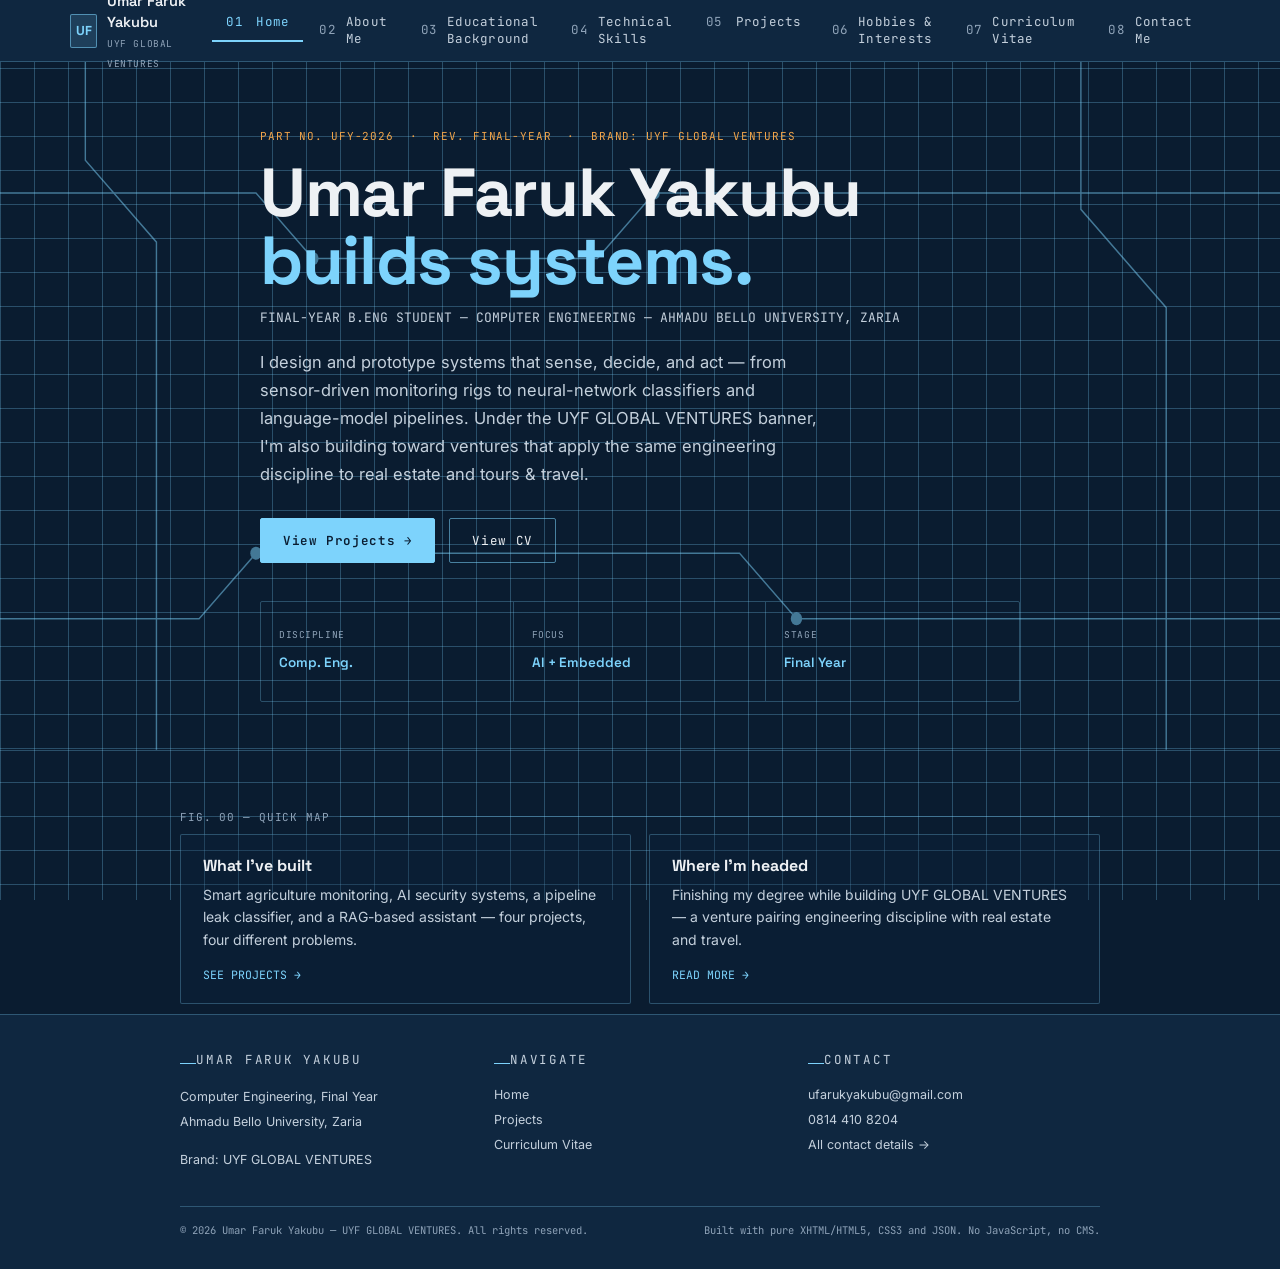
<file: index.html>
<!DOCTYPE html>
<html lang="en">
<head>
<meta charset="UTF-8" />
<meta name="viewport" content="width=device-width, initial-scale=1.0" />
<title>Umar Faruk Yakubu — Computer Engineer | UYF GLOBAL VENTURES</title>
<meta name="description" content="Portfolio of Umar Faruk Yakubu (El Farouq), final-year Computer Engineering student at Ahmadu Bello University, Zaria, and founder of UYF GLOBAL VENTURES." />
<link rel="preconnect" href="https://fonts.googleapis.com" />
<link rel="preconnect" href="https://fonts.gstatic.com" crossorigin="crossorigin" />
<link href="https://fonts.googleapis.com/css2?family=Space+Grotesk:wght@400;500;600;700&amp;family=Inter:wght@400;500;600&amp;family=JetBrains+Mono:wght@400;500;600&amp;display=swap" rel="stylesheet" />
<link rel="stylesheet" href="assets/css/styles.css" />
<script type="application/ld+json">
{
  "@context": "https://schema.org",
  "@type": "Person",
  "name": "Umar Faruk Yakubu",
  "alternateName": "El Farouq",
  "jobTitle": "Computer Engineering Student",
  "affiliation": {
    "@type": "CollegeOrUniversity",
    "name": "Ahmadu Bello University, Zaria"
  },
  "worksFor": {
    "@type": "Organization",
    "name": "UYF GLOBAL VENTURES"
  },
  "email": "mailto:ufarukyakubu@gmail.com",
  "telephone": "+234-814-410-8204",
  "url": "index.html",
  "sameAs": []
}
</script>
</head>
<body>

<header class="site-header">
  <div class="nav-wrap">
    <a class="brand" href="index.html">
      <span class="chip">UF</span>
      <span class="btext"><span class="n1">Umar Faruk Yakubu</span><br /><span class="n2">UYF GLOBAL VENTURES</span></span>
    </a>
    <input type="checkbox" id="nav-toggle" />
    <label class="nav-burger" for="nav-toggle" aria-label="Toggle navigation menu"><span></span></label>
    <nav class="site-nav" aria-label="Primary">
      <ul>
        <li data-current="true"><a href="index.html"><span class="pin">01</span>Home</a></li>
        <li><a href="about.html"><span class="pin">02</span>About Me</a></li>
        <li><a href="education.html"><span class="pin">03</span>Educational Background</a></li>
        <li><a href="skills.html"><span class="pin">04</span>Technical Skills</a></li>
        <li><a href="projects.html"><span class="pin">05</span>Projects</a></li>
        <li><a href="hobbies.html"><span class="pin">06</span>Hobbies &amp; Interests</a></li>
        <li><a href="cv.html"><span class="pin">07</span>Curriculum Vitae</a></li>
        <li><a href="contact.html"><span class="pin">08</span>Contact Me</a></li>
      </ul>
    </nav>
  </div>
</header>

<main>
  <section class="hero">
    <svg class="hero-trace" viewBox="0 0 900 420" preserveAspectRatio="none" aria-hidden="true">
      <path d="M0,80 L180,80 L220,120 L420,120 L460,80 L900,80"></path>
      <path d="M0,340 L140,340 L180,300 L520,300 L560,340 L900,340"></path>
      <path d="M760,0 L760,90 L820,150 L820,420"></path>
      <path d="M60,0 L60,60 L110,110 L110,420"></path>
      <circle cx="220" cy="120" r="4"></circle>
      <circle cx="460" cy="80" r="4"></circle>
      <circle cx="180" cy="300" r="4"></circle>
      <circle cx="560" cy="340" r="4"></circle>
    </svg>
    <div class="datasheet">
      <p class="part-no">PART NO. UFY-2026 &nbsp;·&nbsp; REV. FINAL-YEAR &nbsp;·&nbsp; BRAND: UYF GLOBAL VENTURES</p>
      <h1>Umar Faruk Yakubu<br /><span>builds systems.</span></h1>
      <p class="role-line">FINAL-YEAR B.ENG STUDENT — COMPUTER ENGINEERING — AHMADU BELLO UNIVERSITY, ZARIA</p>
      <p class="desc">I design and prototype systems that sense, decide, and act — from sensor-driven monitoring rigs to neural-network classifiers and language-model pipelines. Under the UYF GLOBAL VENTURES banner, I'm also building toward ventures that apply the same engineering discipline to real estate and tours &amp; travel.</p>
      <div class="cta-row">
        <a href="projects.html" class="btn btn-primary">View Projects →</a>
        <a href="cv.html" class="btn btn-ghost">View CV</a>
      </div>
      <div class="params">
        <div><p class="k">DISCIPLINE</p><p class="v">Comp. Eng.</p></div>
        <div><p class="k">FOCUS</p><p class="v">AI + Embedded</p></div>
        <div><p class="k">STAGE</p><p class="v">Final Year</p></div>
      </div>
    </div>
  </section>

  <section class="home-sections">
    <p class="fig"><span>FIG. 00 — QUICK MAP</span><span class="ln"></span></p>
    <div class="row-2">
      <article class="mini-card">
        <h3>What I've built</h3>
        <p>Smart agriculture monitoring, AI security systems, a pipeline leak classifier, and a RAG-based assistant — four projects, four different problems.</p>
        <a href="projects.html" class="go">SEE PROJECTS →</a>
      </article>
      <article class="mini-card">
        <h3>Where I'm headed</h3>
        <p>Finishing my degree while building UYF GLOBAL VENTURES — a venture pairing engineering discipline with real estate and travel.</p>
        <a href="about.html" class="go">READ MORE →</a>
      </article>
    </div>
  </section>
</main>

<footer class="site">
  <div class="foot-wrap">
    <div class="foot-col">
      <p class="eyebrow">Umar Faruk Yakubu</p>
      <p>Computer Engineering, Final Year<br />Ahmadu Bello University, Zaria</p>
      <p>Brand: UYF GLOBAL VENTURES</p>
    </div>
    <div class="foot-col">
      <p class="eyebrow">Navigate</p>
      <a href="index.html">Home</a>
      <a href="projects.html">Projects</a>
      <a href="cv.html">Curriculum Vitae</a>
    </div>
    <div class="foot-col">
      <p class="eyebrow">Contact</p>
      <address>
        <a href="mailto:ufarukyakubu@gmail.com">ufarukyakubu@gmail.com</a>
        <a href="tel:+2348144108204">0814 410 8204</a>
      </address>
      <a href="contact.html">All contact details →</a>
    </div>
  </div>
  <div class="foot-bottom">
    <span>&copy; 2026 Umar Faruk Yakubu — UYF GLOBAL VENTURES. All rights reserved.</span>
    <span>Built with pure XHTML/HTML5, CSS3 and JSON. No JavaScript, no CMS.</span>
  </div>
</footer>

</body>
</html>
</file>
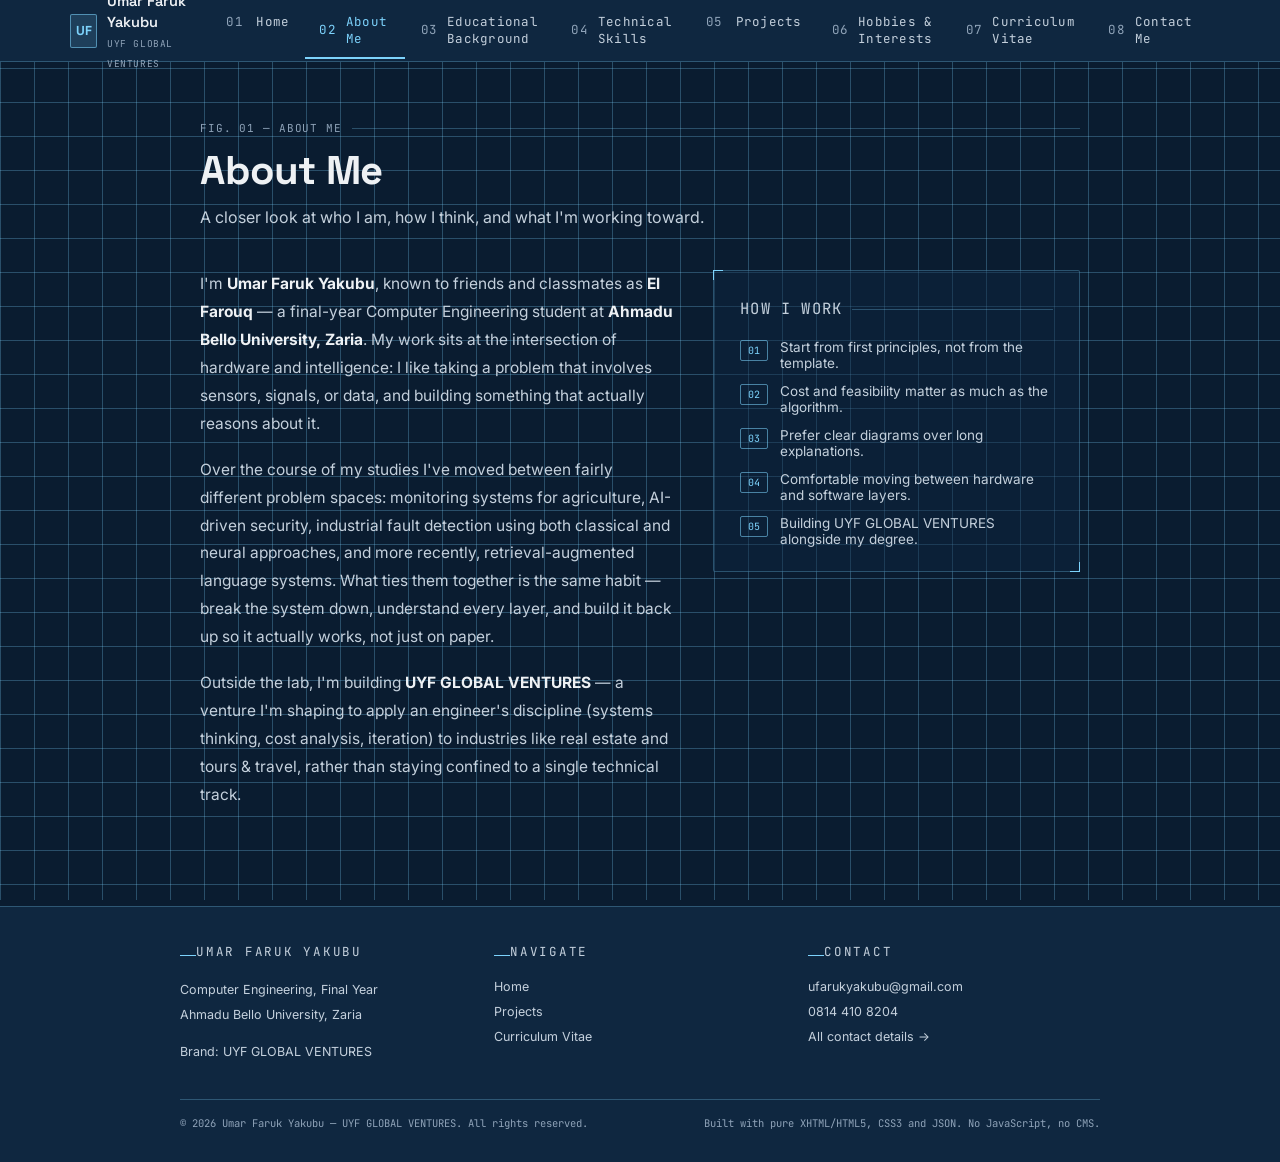
<file: about.html>
<!DOCTYPE html>
<html lang="en">
<head>
<meta charset="UTF-8" />
<meta name="viewport" content="width=device-width, initial-scale=1.0" />
<title>About Me — Umar Faruk Yakubu</title>
<meta name="description" content="About Umar Faruk Yakubu (El Farouq), final-year Computer Engineering student at Ahmadu Bello University, Zaria." />
<link rel="preconnect" href="https://fonts.googleapis.com" />
<link rel="preconnect" href="https://fonts.gstatic.com" crossorigin="crossorigin" />
<link href="https://fonts.googleapis.com/css2?family=Space+Grotesk:wght@400;500;600;700&amp;family=Inter:wght@400;500;600&amp;family=JetBrains+Mono:wght@400;500;600&amp;display=swap" rel="stylesheet" />
<link rel="stylesheet" href="assets/css/styles.css" />
<script type="application/ld+json">
{
  "@context": "https://schema.org",
  "@type": "AboutPage",
  "name": "About Umar Faruk Yakubu",
  "url": "about.html",
  "mainEntity": {
    "@type": "Person",
    "name": "Umar Faruk Yakubu",
    "alternateName": "El Farouq",
    "description": "Final-year Computer Engineering student at Ahmadu Bello University, Zaria, and founder of UYF GLOBAL VENTURES.",
    "email": "mailto:ufarukyakubu@gmail.com"
  }
}
</script>
</head>
<body>

<header class="site-header">
  <div class="nav-wrap">
    <a class="brand" href="index.html">
      <span class="chip">UF</span>
      <span class="btext"><span class="n1">Umar Faruk Yakubu</span><br /><span class="n2">UYF GLOBAL VENTURES</span></span>
    </a>
    <input type="checkbox" id="nav-toggle" />
    <label class="nav-burger" for="nav-toggle" aria-label="Toggle navigation menu"><span></span></label>
    <nav class="site-nav" aria-label="Primary">
      <ul>
        <li><a href="index.html"><span class="pin">01</span>Home</a></li>
        <li data-current="true"><a href="about.html"><span class="pin">02</span>About Me</a></li>
        <li><a href="education.html"><span class="pin">03</span>Educational Background</a></li>
        <li><a href="skills.html"><span class="pin">04</span>Technical Skills</a></li>
        <li><a href="projects.html"><span class="pin">05</span>Projects</a></li>
        <li><a href="hobbies.html"><span class="pin">06</span>Hobbies &amp; Interests</a></li>
        <li><a href="cv.html"><span class="pin">07</span>Curriculum Vitae</a></li>
        <li><a href="contact.html"><span class="pin">08</span>Contact Me</a></li>
      </ul>
    </nav>
  </div>
</header>

<main>
  <div class="frame">
    <p class="fig"><span>FIG. 01 — ABOUT ME</span><span class="ln"></span></p>
    <h1 class="pagehead">About Me</h1>
    <p class="lede">A closer look at who I am, how I think, and what I'm working toward.</p>

    <div class="about-grid">
      <article>
        <p>I'm <strong>Umar Faruk Yakubu</strong>, known to friends and classmates as <strong>El Farouq</strong> — a final-year Computer Engineering student at <strong>Ahmadu Bello University, Zaria</strong>. My work sits at the intersection of hardware and intelligence: I like taking a problem that involves sensors, signals, or data, and building something that actually reasons about it.</p>
        <p>Over the course of my studies I've moved between fairly different problem spaces: monitoring systems for agriculture, AI-driven security, industrial fault detection using both classical and neural approaches, and more recently, retrieval-augmented language systems. What ties them together is the same habit — break the system down, understand every layer, and build it back up so it actually works, not just on paper.</p>
        <p>Outside the lab, I'm building <strong>UYF GLOBAL VENTURES</strong> — a venture I'm shaping to apply an engineer's discipline (systems thinking, cost analysis, iteration) to industries like real estate and tours &amp; travel, rather than staying confined to a single technical track.</p>
      </article>
      <aside class="card">
        <p class="fig" style="margin-bottom:16px;"><span>HOW I WORK</span><span class="ln"></span></p>
        <ul class="trait-list">
          <li><span class="tag">01</span>Start from first principles, not from the template.</li>
          <li><span class="tag">02</span>Cost and feasibility matter as much as the algorithm.</li>
          <li><span class="tag">03</span>Prefer clear diagrams over long explanations.</li>
          <li><span class="tag">04</span>Comfortable moving between hardware and software layers.</li>
          <li><span class="tag">05</span>Building UYF GLOBAL VENTURES alongside my degree.</li>
        </ul>
      </aside>
    </div>
  </div>
</main>

<footer class="site">
  <div class="foot-wrap">
    <div class="foot-col">
      <p class="eyebrow">Umar Faruk Yakubu</p>
      <p>Computer Engineering, Final Year<br />Ahmadu Bello University, Zaria</p>
      <p>Brand: UYF GLOBAL VENTURES</p>
    </div>
    <div class="foot-col">
      <p class="eyebrow">Navigate</p>
      <a href="index.html">Home</a>
      <a href="projects.html">Projects</a>
      <a href="cv.html">Curriculum Vitae</a>
    </div>
    <div class="foot-col">
      <p class="eyebrow">Contact</p>
      <address>
        <a href="mailto:ufarukyakubu@gmail.com">ufarukyakubu@gmail.com</a>
        <a href="tel:+2348144108204">0814 410 8204</a>
      </address>
      <a href="contact.html">All contact details →</a>
    </div>
  </div>
  <div class="foot-bottom">
    <span>&copy; 2026 Umar Faruk Yakubu — UYF GLOBAL VENTURES. All rights reserved.</span>
    <span>Built with pure XHTML/HTML5, CSS3 and JSON. No JavaScript, no CMS.</span>
  </div>
</footer>

</body>
</html>
</file>
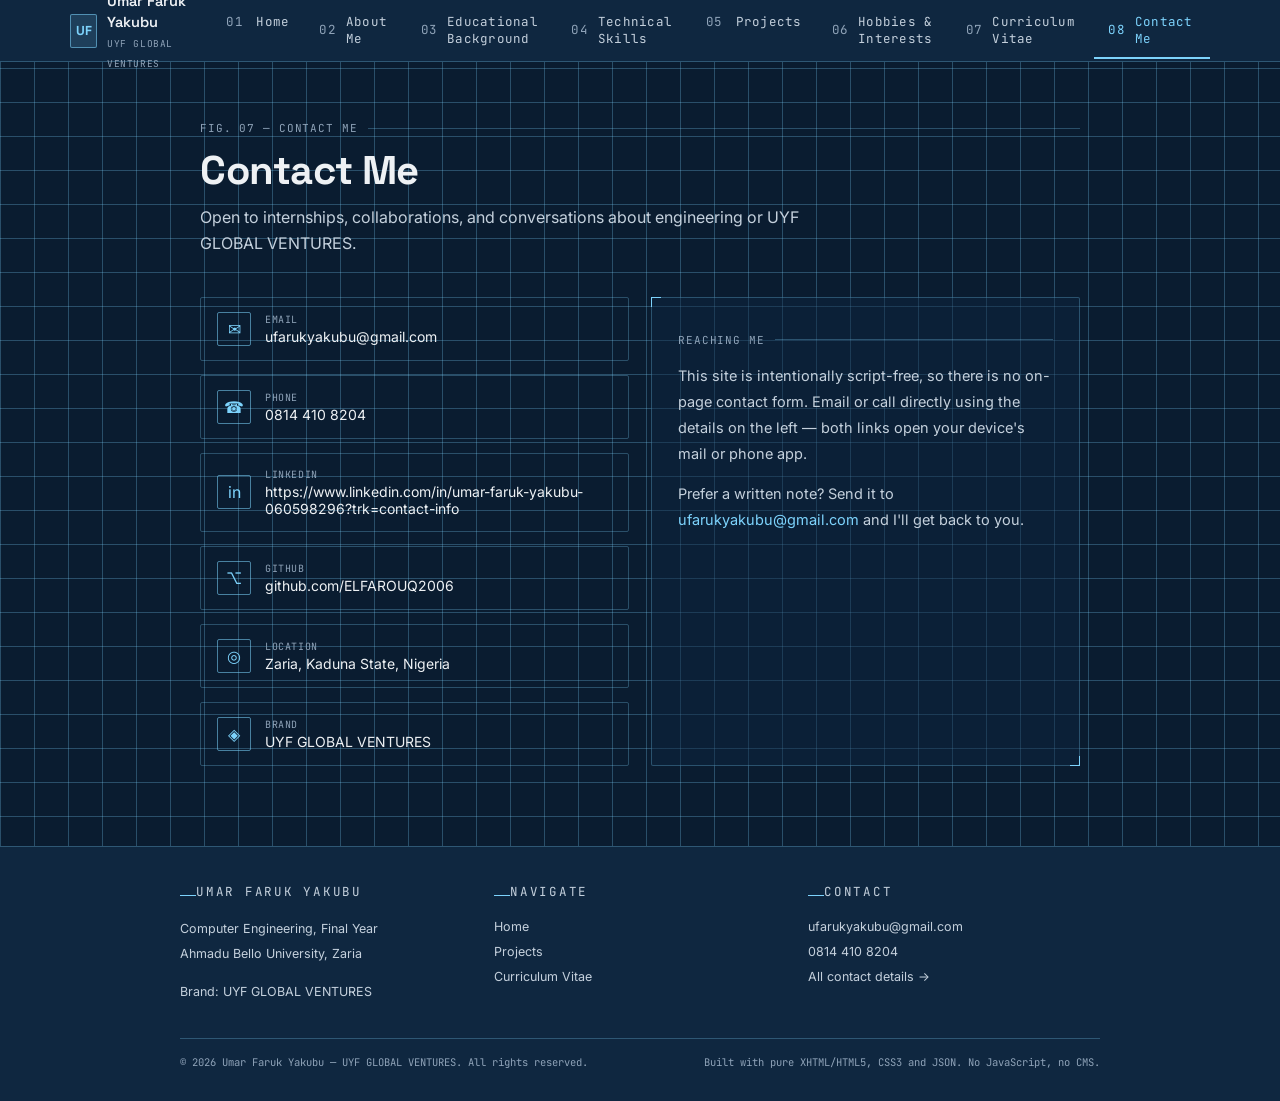
<file: contact.html>
<!DOCTYPE html>
<html lang="en">
<head>
<meta charset="UTF-8" />
<meta name="viewport" content="width=device-width, initial-scale=1.0" />
<title>Contact Me — Umar Faruk Yakubu</title>
<meta name="description" content="Contact Umar Faruk Yakubu — email, phone, and UYF GLOBAL VENTURES." />
<link rel="preconnect" href="https://fonts.googleapis.com" />
<link rel="preconnect" href="https://fonts.gstatic.com" crossorigin="crossorigin" />
<link href="https://fonts.googleapis.com/css2?family=Space+Grotesk:wght@400;500;600;700&amp;family=Inter:wght@400;500;600&amp;family=JetBrains+Mono:wght@400;500;600&amp;display=swap" rel="stylesheet" />
<link rel="stylesheet" href="assets/css/styles.css" />
<script type="application/ld+json">
{
  "@context": "https://schema.org",
  "@type": "ContactPage",
  "name": "Contact Umar Faruk Yakubu",
  "url": "contact.html",
  "mainEntity": {
    "@type": "Person",
    "name": "Umar Faruk Yakubu",
    "email": "mailto:ufarukyakubu@gmail.com",
    "telephone": "+234-814-410-8204",
    "address": {
      "@type": "PostalAddress",
      "addressLocality": "Zaria",
      "addressRegion": "Kaduna State",
      "addressCountry": "NG"
    }
  }
}
</script>
</head>
<body>

<header class="site-header">
  <div class="nav-wrap">
    <a class="brand" href="index.html">
      <span class="chip">UF</span>
      <span class="btext"><span class="n1">Umar Faruk Yakubu</span><br /><span class="n2">UYF GLOBAL VENTURES</span></span>
    </a>
    <input type="checkbox" id="nav-toggle" />
    <label class="nav-burger" for="nav-toggle" aria-label="Toggle navigation menu"><span></span></label>
    <nav class="site-nav" aria-label="Primary">
      <ul>
        <li><a href="index.html"><span class="pin">01</span>Home</a></li>
        <li><a href="about.html"><span class="pin">02</span>About Me</a></li>
        <li><a href="education.html"><span class="pin">03</span>Educational Background</a></li>
        <li><a href="skills.html"><span class="pin">04</span>Technical Skills</a></li>
        <li><a href="projects.html"><span class="pin">05</span>Projects</a></li>
        <li><a href="hobbies.html"><span class="pin">06</span>Hobbies &amp; Interests</a></li>
        <li><a href="cv.html"><span class="pin">07</span>Curriculum Vitae</a></li>
        <li data-current="true"><a href="contact.html"><span class="pin">08</span>Contact Me</a></li>
      </ul>
    </nav>
  </div>
</header>

<main>
  <div class="frame">
    <p class="fig"><span>FIG. 07 — CONTACT ME</span><span class="ln"></span></p>
    <h1 class="pagehead">Contact Me</h1>
    <p class="lede">Open to internships, collaborations, and conversations about engineering or UYF GLOBAL VENTURES.</p>

    <div class="contact-grid">
      <ul class="ch-list">
        <li>
          <a href="mailto:ufarukyakubu@gmail.com">
            <span class="ic">✉</span>
            <span><span class="k">EMAIL</span><span class="v">ufarukyakubu@gmail.com</span></span>
          </a>
        </li>
        <li>
          <a href="tel:+2348144108204">
            <span class="ic">☎</span>
            <span><span class="k">PHONE</span><span class="v">0814 410 8204</span></span>
          </a>
        </li>
        <li>
          <a href="https://linkedin.com/in/your-handle" target="_blank" rel="noopener">
            <span class="ic">in</span>
            <span><span class="k">LINKEDIN</span><span class="v">https://www.linkedin.com/in/umar-faruk-yakubu-060598296?trk=contact-info</span></span>
          </a>
        </li>
        <li>
          <a href="https://github.com/ELFAROUQ2006" target="_blank" rel="noopener">
            <span class="ic">⌥</span>
            <span><span class="k">GITHUB</span><span class="v">github.com/ELFAROUQ2006</span></span>
          </a>
        </li>
        <li class="row">
          <span class="ic">◎</span>
          <span><span class="k">LOCATION</span><span class="v">Zaria, Kaduna State, Nigeria</span></span>
        </li>
        <li class="row">
          <span class="ic">◈</span>
          <span><span class="k">BRAND</span><span class="v">UYF GLOBAL VENTURES</span></span>
        </li>
      </ul>

      <aside class="card">
        <p class="fig" style="margin-bottom:16px;"><span>REACHING ME</span><span class="ln"></span></p>
        <p style="font-size:14.5px;color:var(--paper-dim);line-height:1.8;margin:0 0 14px;">
          This site is intentionally script-free, so there is no on-page contact form. Email or call directly using the details on the left — both links open your device's mail or phone app.
        </p>
        <p style="font-size:14.5px;color:var(--paper-dim);line-height:1.8;margin:0;">
          Prefer a written note? Send it to <a href="mailto:ufarukyakubu@gmail.com" style="color:var(--cyan);">ufarukyakubu@gmail.com</a> and I'll get back to you.
        </p>
      </aside>
    </div>
  </div>
</main>

<footer class="site">
  <div class="foot-wrap">
   <div class="foot-col">
      <p class="eyebrow">Umar Faruk Yakubu</p>
      <p>Computer Engineering, Final Year<br />Ahmadu Bello University, Zaria</p>
      <p>Brand: UYF GLOBAL VENTURES</p>
    </div>
    <div class="foot-col">
      <p class="eyebrow">Navigate</p>
      <a href="index.html">Home</a>
      <a href="projects.html">Projects</a>
      <a href="cv.html">Curriculum Vitae</a>
    </div>
    <div class="foot-col">
      <p class="eyebrow">Contact</p>
      <address>
        <a href="mailto:ufarukyakubu@gmail.com">ufarukyakubu@gmail.com</a>
        <a href="tel:+2348144108204">0814 410 8204</a>
      </address>
      <a href="contact.html">All contact details →</a>
    </div>
  </div>
  <div class="foot-bottom">
    <span>&copy; 2026 Umar Faruk Yakubu — UYF GLOBAL VENTURES. All rights reserved.</span>
    <span>Built with pure XHTML/HTML5, CSS3 and JSON. No JavaScript, no CMS.</span>
  </div>
</footer>

</body>
</html>
</file>
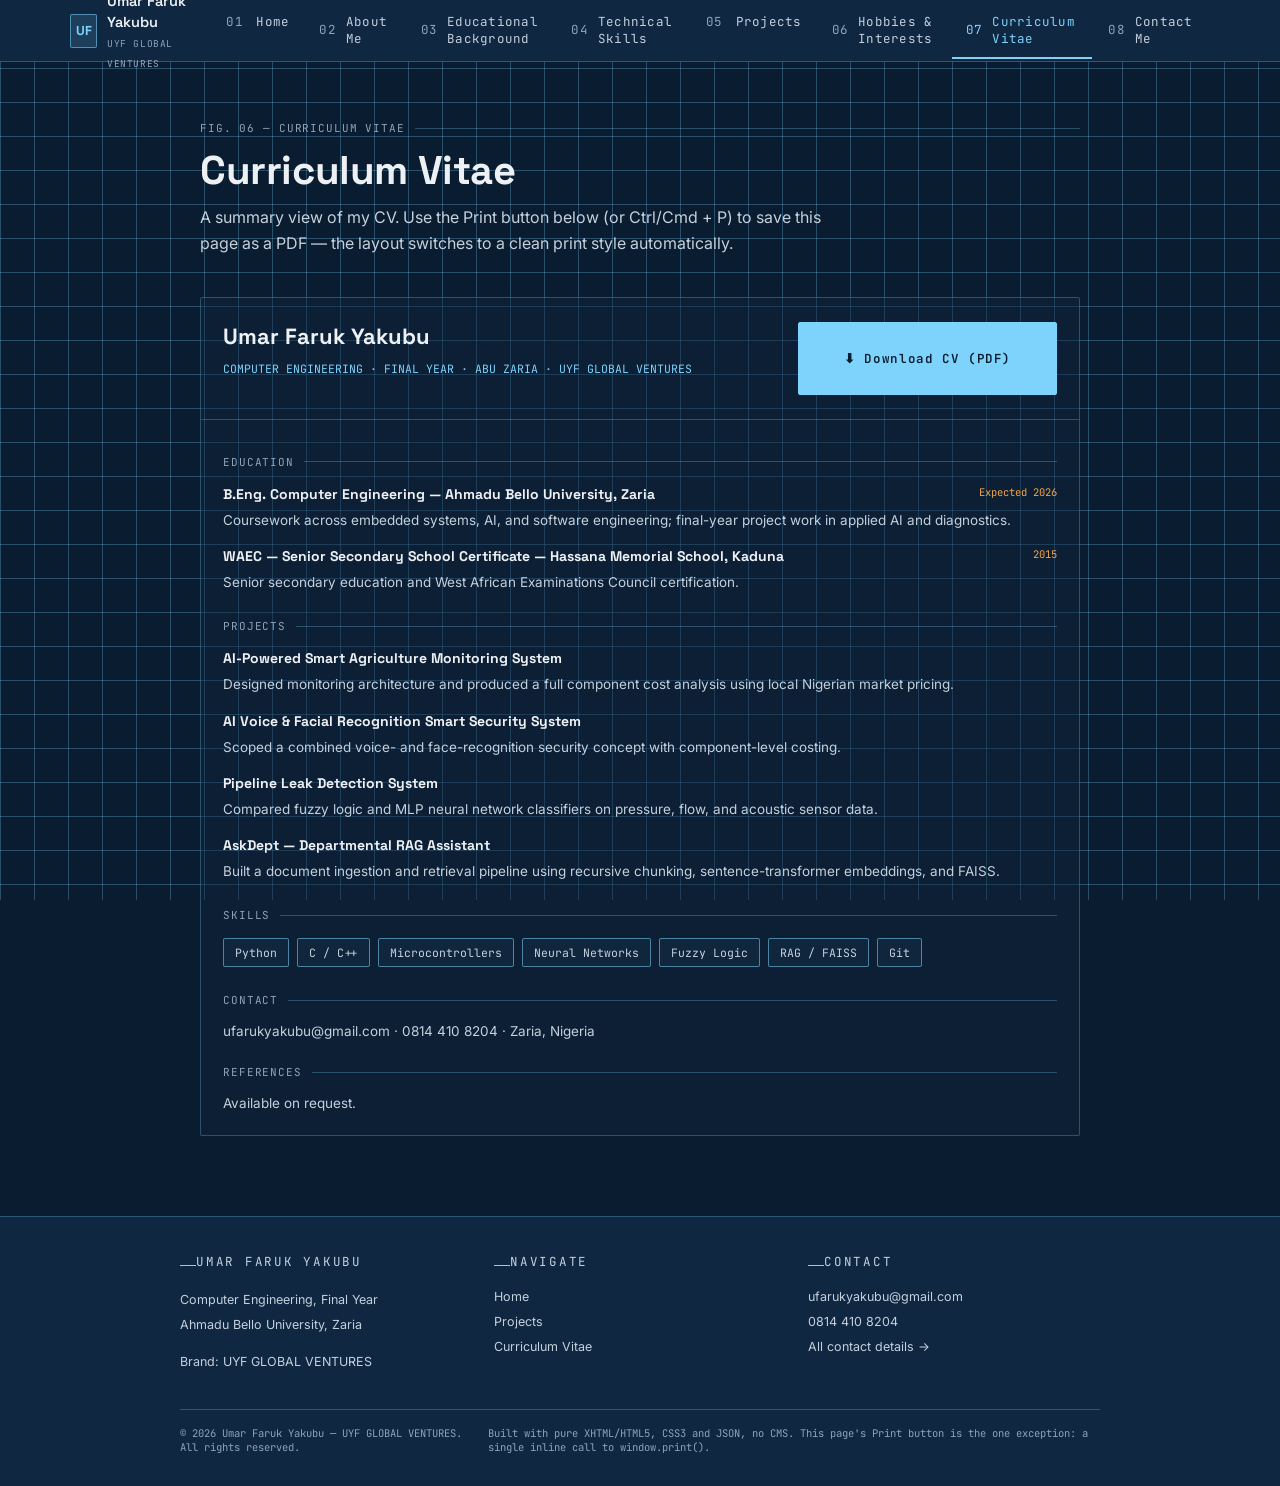
<file: cv.html>
<!DOCTYPE html>
<html lang="en">
<head>
<meta charset="UTF-8" />
<meta name="viewport" content="width=device-width, initial-scale=1.0" />
<title>Curriculum Vitae — Umar Faruk Yakubu</title>
<meta name="description" content="Curriculum Vitae of Umar Faruk Yakubu, final-year Computer Engineering student." />
<link rel="preconnect" href="https://fonts.googleapis.com" />
<link rel="preconnect" href="https://fonts.gstatic.com" crossorigin="crossorigin" />
<link href="https://fonts.googleapis.com/css2?family=Space+Grotesk:wght@400;500;600;700&amp;family=Inter:wght@400;500;600&amp;family=JetBrains+Mono:wght@400;500;600&amp;display=swap" rel="stylesheet" />
<link rel="stylesheet" href="assets/css/styles.css" />
<style>
  @media print{
    .site-header, footer.site, .btn{ display:none; }
    body{ padding-top:0; background:#fff; color:#000; }
    .cv-sheet{ border-color:#000; }
  }
</style>
<script type="application/ld+json">
{
  "@context": "https://schema.org",
  "@type": "ProfilePage",
  "name": "Curriculum Vitae — Umar Faruk Yakubu",
  "url": "cv.html",
  "mainEntity": {
    "@type": "Person",
    "name": "Umar Faruk Yakubu",
    "alternateName": "El Farouq",
    "email": "mailto:ufarukyakubu@gmail.com",
    "telephone": "+234-814-410-8204",
    "alumniOf": {
      "@type": "CollegeOrUniversity",
      "name": "Ahmadu Bello University, Zaria"
    }
  }
}
</script>
</head>
<body>

<header class="site-header">
  <div class="nav-wrap">
    <a class="brand" href="index.html">
      <span class="chip">UF</span>
      <span class="btext"><span class="n1">Umar Faruk Yakubu</span><br /><span class="n2">UYF GLOBAL VENTURES</span></span>
    </a>
    <input type="checkbox" id="nav-toggle" />
    <label class="nav-burger" for="nav-toggle" aria-label="Toggle navigation menu"><span></span></label>
    <nav class="site-nav" aria-label="Primary">
      <ul>
        <li><a href="index.html"><span class="pin">01</span>Home</a></li>
        <li><a href="about.html"><span class="pin">02</span>About Me</a></li>
        <li><a href="education.html"><span class="pin">03</span>Educational Background</a></li>
        <li><a href="skills.html"><span class="pin">04</span>Technical Skills</a></li>
        <li><a href="projects.html"><span class="pin">05</span>Projects</a></li>
        <li><a href="hobbies.html"><span class="pin">06</span>Hobbies &amp; Interests</a></li>
        <li data-current="true"><a href="cv.html"><span class="pin">07</span>Curriculum Vitae</a></li>
        <li><a href="contact.html"><span class="pin">08</span>Contact Me</a></li>
      </ul>
    </nav>
  </div>
</header>

<main>
  <div class="frame">
    <p class="fig"><span>FIG. 06 — CURRICULUM VITAE</span><span class="ln"></span></p>
    <h1 class="pagehead">Curriculum Vitae</h1>
    <p class="lede">A summary view of my CV. Use the Print button below (or Ctrl/Cmd + P) to save this page as a PDF — the layout switches to a clean print style automatically.</p>

    <div class="cv-sheet">
      <div class="cv-head">
        <div>
          <h2>Umar Faruk Yakubu</h2>
          <p class="role-line">COMPUTER ENGINEERING · FINAL YEAR · ABU ZARIA · UYF GLOBAL VENTURES</p>
        </div>
        <button type="button" class="btn btn-primary">
          <a href="assets/umar-faruk-yakubu-cv.pdf" download="Umar-Faruk-Yakubu-CV.pdf" class="btn btn-primary">⬇ Download CV (PDF)</a>
        </button>
      </div>
      <div class="cv-body">
        <div class="cv-section">
          <p class="fig"><span>EDUCATION</span><span class="ln"></span></p>
          <div class="cv-entry">
            <div class="top"><h4>B.Eng. Computer Engineering — Ahmadu Bello University, Zaria</h4><span class="when">Expected 2026</span></div>
            <p>Coursework across embedded systems, AI, and software engineering; final-year project work in applied AI and diagnostics.</p>
          </div>
          <div class="cv-entry">
            <div class="top"><h4>WAEC — Senior Secondary School Certificate — Hassana Memorial School, Kaduna</h4><span class="when">2015</span></div>
            <p>Senior secondary education and West African Examinations Council certification.</p>
          </div>
        </div>

        <div class="cv-section">
          <p class="fig"><span>PROJECTS</span><span class="ln"></span></p>
          <div class="cv-entry">
            <div class="top"><h4>AI-Powered Smart Agriculture Monitoring System</h4></div>
            <p>Designed monitoring architecture and produced a full component cost analysis using local Nigerian market pricing.</p>
          </div>
          <div class="cv-entry">
            <div class="top"><h4>AI Voice &amp; Facial Recognition Smart Security System</h4></div>
            <p>Scoped a combined voice- and face-recognition security concept with component-level costing.</p>
          </div>
          <div class="cv-entry">
            <div class="top"><h4>Pipeline Leak Detection System</h4></div>
            <p>Compared fuzzy logic and MLP neural network classifiers on pressure, flow, and acoustic sensor data.</p>
          </div>
          <div class="cv-entry">
            <div class="top"><h4>AskDept — Departmental RAG Assistant</h4></div>
            <p>Built a document ingestion and retrieval pipeline using recursive chunking, sentence-transformer embeddings, and FAISS.</p>
          </div>
        </div>

        <div class="cv-section">
          <p class="fig"><span>SKILLS</span><span class="ln"></span></p>
          <div class="tag-row">
            <span>Python</span><span>C / C++</span><span>Microcontrollers</span><span>Neural Networks</span><span>Fuzzy Logic</span><span>RAG / FAISS</span><span>Git</span>
          </div>
        </div>

        <div class="cv-section">
          <p class="fig"><span>CONTACT</span><span class="ln"></span></p>
          <p style="font-size:13.5px;color:var(--paper-dim);margin:0;">
            <a href="mailto:ufarukyakubu@gmail.com">ufarukyakubu@gmail.com</a> · <a href="tel:+2348144108204">0814 410 8204</a> · Zaria, Nigeria
          </p>
        </div>

        <div class="cv-section">
          <p class="fig"><span>REFERENCES</span><span class="ln"></span></p>
          <p style="font-size:13.5px;color:var(--paper-dim);margin:0;">Available on request.</p>
        </div>
      </div>
    </div>
  </div>
</main>

<footer class="site">
  <div class="foot-wrap">
    <div class="foot-col">
      <p class="eyebrow">Umar Faruk Yakubu</p>
      <p>Computer Engineering, Final Year<br />Ahmadu Bello University, Zaria</p>
      <p>Brand: UYF GLOBAL VENTURES</p>
    </div>
    <div class="foot-col">
      <p class="eyebrow">Navigate</p>
      <a href="index.html">Home</a>
      <a href="projects.html">Projects</a>
      <a href="cv.html">Curriculum Vitae</a>
    </div>
    <div class="foot-col">
      <p class="eyebrow">Contact</p>
      <address>
        <a href="mailto:ufarukyakubu@gmail.com">ufarukyakubu@gmail.com</a>
        <a href="tel:+2348144108204">0814 410 8204</a>
      </address>
      <a href="contact.html">All contact details →</a>
    </div>
  </div>
  <div class="foot-bottom">
    <span>&copy; 2026 Umar Faruk Yakubu — UYF GLOBAL VENTURES. All rights reserved.</span>
    <span>Built with pure XHTML/HTML5, CSS3 and JSON, no CMS. This page's Print button is the one exception: a single inline call to window.print().</span>
  </div>
</footer>

</body>
</html>
</file>
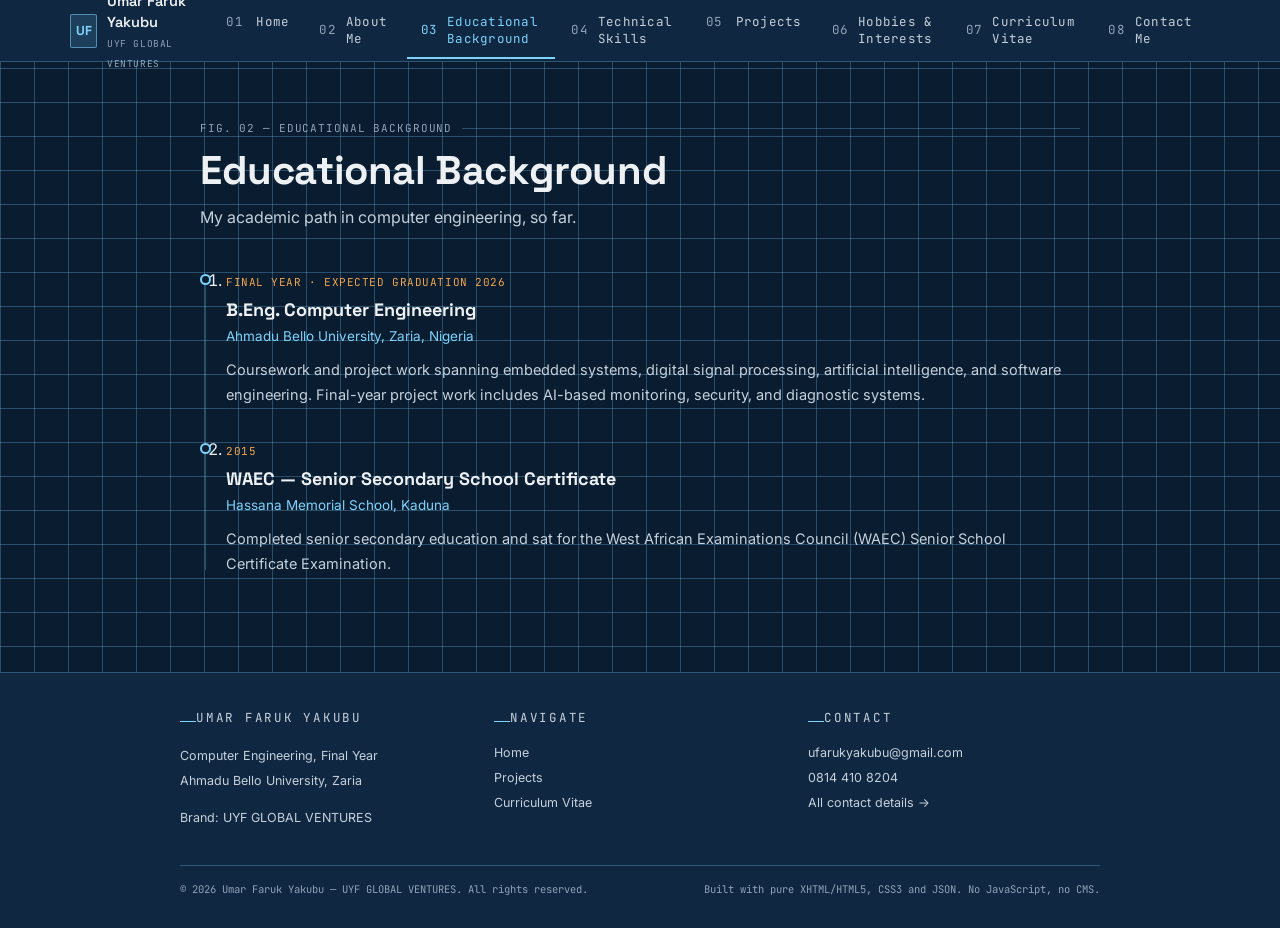
<file: education.html>
<!DOCTYPE html>
<html lang="en">
<head>
<meta charset="UTF-8" />
<meta name="viewport" content="width=device-width, initial-scale=1.0" />
<title>Educational Background — Umar Faruk Yakubu</title>
<meta name="description" content="Educational background of Umar Faruk Yakubu, final-year Computer Engineering student at Ahmadu Bello University, Zaria." />
<link rel="preconnect" href="https://fonts.googleapis.com" />
<link rel="preconnect" href="https://fonts.gstatic.com" crossorigin="crossorigin" />
<link href="https://fonts.googleapis.com/css2?family=Space+Grotesk:wght@400;500;600;700&amp;family=Inter:wght@400;500;600&amp;family=JetBrains+Mono:wght@400;500;600&amp;display=swap" rel="stylesheet" />
<link rel="stylesheet" href="assets/css/styles.css" />
<script type="application/ld+json">
{
  "@context": "https://schema.org",
  "@type": "ProfilePage",
  "name": "Educational Background — Umar Faruk Yakubu",
  "url": "education.html",
  "mainEntity": {
    "@type": "Person",
    "name": "Umar Faruk Yakubu",
    "hasCredential": {
      "@type": "EducationalOccupationalCredential",
      "credentialCategory": "degree",
      "educationalLevel": "Undergraduate",
      "about": "B.Eng. Computer Engineering",
      "recognizedBy": {
        "@type": "CollegeOrUniversity",
        "name": "Ahmadu Bello University, Zaria"
      }
    }
  }
}
</script>
</head>
<body>

<header class="site-header">
  <div class="nav-wrap">
    <a class="brand" href="index.html">
      <span class="chip">UF</span>
      <span class="btext"><span class="n1">Umar Faruk Yakubu</span><br /><span class="n2">UYF GLOBAL VENTURES</span></span>
    </a>
    <input type="checkbox" id="nav-toggle" />
    <label class="nav-burger" for="nav-toggle" aria-label="Toggle navigation menu"><span></span></label>
    <nav class="site-nav" aria-label="Primary">
      <ul>
        <li><a href="index.html"><span class="pin">01</span>Home</a></li>
        <li><a href="about.html"><span class="pin">02</span>About Me</a></li>
        <li data-current="true"><a href="education.html"><span class="pin">03</span>Educational Background</a></li>
        <li><a href="skills.html"><span class="pin">04</span>Technical Skills</a></li>
        <li><a href="projects.html"><span class="pin">05</span>Projects</a></li>
        <li><a href="hobbies.html"><span class="pin">06</span>Hobbies &amp; Interests</a></li>
        <li><a href="cv.html"><span class="pin">07</span>Curriculum Vitae</a></li>
        <li><a href="contact.html"><span class="pin">08</span>Contact Me</a></li>
      </ul>
    </nav>
  </div>
</header>

<main>
  <div class="frame">
    <p class="fig"><span>FIG. 02 — EDUCATIONAL BACKGROUND</span><span class="ln"></span></p>
    <h1 class="pagehead">Educational Background</h1>
    <p class="lede">My academic path in computer engineering, so far.</p>

    <ol class="timeline">
      <li class="tl-item">
        <p class="when">FINAL YEAR · EXPECTED GRADUATION 2026</p>
        <h3>B.Eng. Computer Engineering</h3>
        <p class="org">Ahmadu Bello University, Zaria, Nigeria</p>
        <p>Coursework and project work spanning embedded systems, digital signal processing, artificial intelligence, and software engineering. Final-year project work includes AI-based monitoring, security, and diagnostic systems.</p>
      </li>
      <li class="tl-item">
        <p class="when">2015</p>
        <h3>WAEC — Senior Secondary School Certificate</h3>
        <p class="org">Hassana Memorial School, Kaduna</p>
        <p>Completed senior secondary education and sat for the West African Examinations Council (WAEC) Senior School Certificate Examination.</p>
      </li>
    </ol>
  </div>
</main>

<footer class="site">
  <div class="foot-wrap">
    <div class="foot-col">
      <p class="eyebrow">Umar Faruk Yakubu</p>
      <p>Computer Engineering, Final Year<br />Ahmadu Bello University, Zaria</p>
      <p>Brand: UYF GLOBAL VENTURES</p>
    </div>
    <div class="foot-col">
      <p class="eyebrow">Navigate</p>
      <a href="index.html">Home</a>
      <a href="projects.html">Projects</a>
      <a href="cv.html">Curriculum Vitae</a>
    </div>
    <div class="foot-col">
      <p class="eyebrow">Contact</p>
      <address>
        <a href="mailto:ufarukyakubu@gmail.com">ufarukyakubu@gmail.com</a>
        <a href="tel:+2348144108204">0814 410 8204</a>
      </address>
      <a href="contact.html">All contact details →</a>
    </div>
  </div>
  <div class="foot-bottom">
    <span>&copy; 2026 Umar Faruk Yakubu — UYF GLOBAL VENTURES. All rights reserved.</span>
    <span>Built with pure XHTML/HTML5, CSS3 and JSON. No JavaScript, no CMS.</span>
  </div>
</footer>

</body>
</html>
</file>
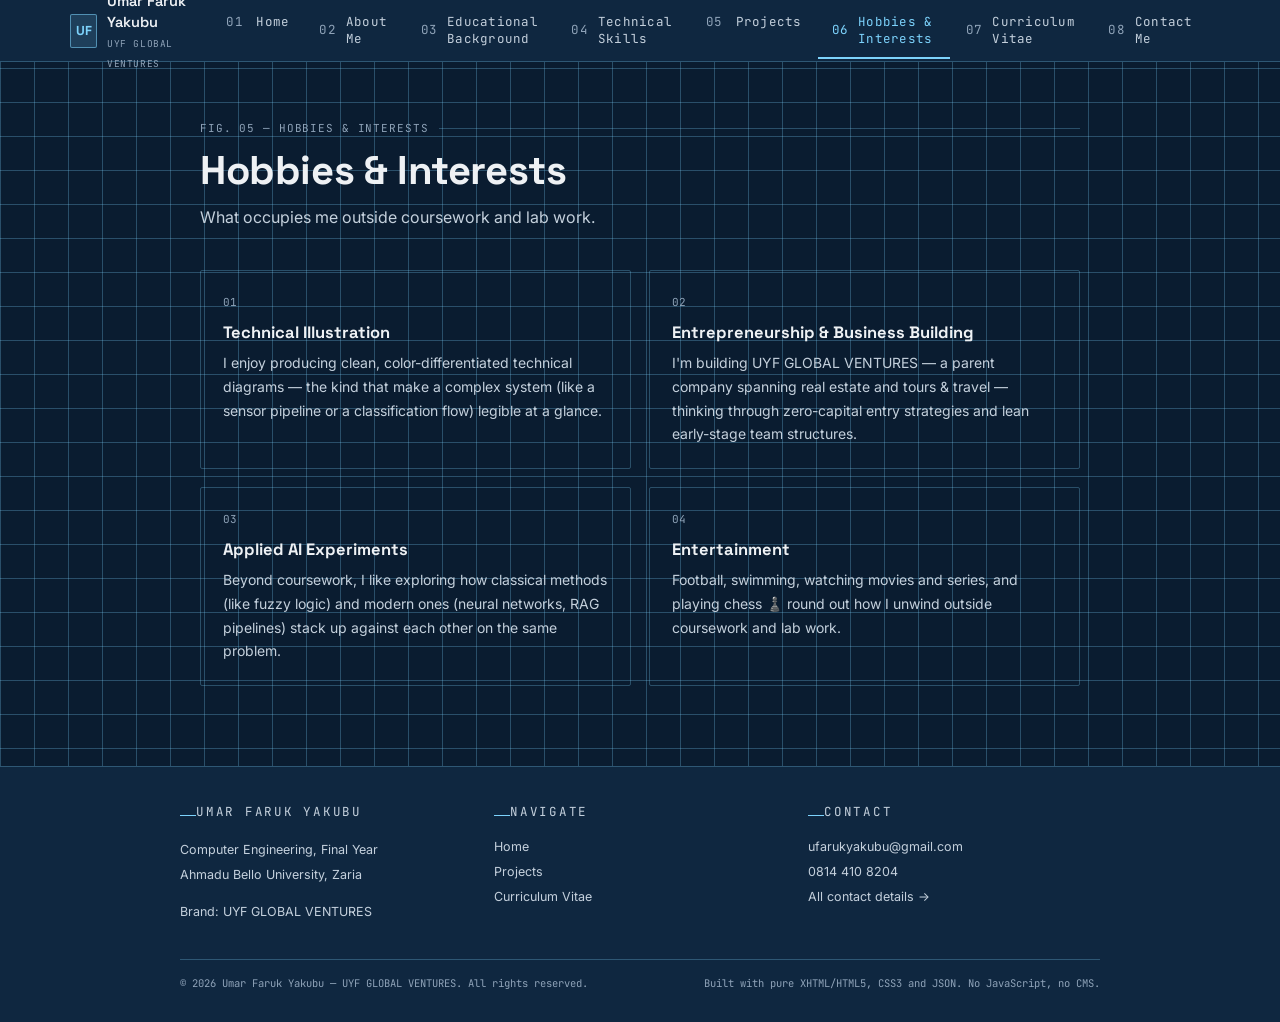
<file: hobbies.html>
<!DOCTYPE html>
<html lang="en">
<head>
<meta charset="UTF-8" />
<meta name="viewport" content="width=device-width, initial-scale=1.0" />
<title>Hobbies &amp; Interests — Umar Faruk Yakubu</title>
<meta name="description" content="Hobbies and interests of Umar Faruk Yakubu outside of coursework and lab work." />
<link rel="preconnect" href="https://fonts.googleapis.com" />
<link rel="preconnect" href="https://fonts.gstatic.com" crossorigin="crossorigin" />
<link href="https://fonts.googleapis.com/css2?family=Space+Grotesk:wght@400;500;600;700&amp;family=Inter:wght@400;500;600&amp;family=JetBrains+Mono:wght@400;500;600&amp;display=swap" rel="stylesheet" />
<link rel="stylesheet" href="assets/css/styles.css" />
<script type="application/ld+json">
{
  "@context": "https://schema.org",
  "@type": "WebPage",
  "name": "Hobbies and Interests — Umar Faruk Yakubu",
  "url": "hobbies.html",
  "about": "Personal interests of Umar Faruk Yakubu including technical illustration, entrepreneurship, applied AI experimentation, and entertainment (football, swimming, movies/series, chess)."
}
</script>
</head>
<body>

<header class="site-header">
  <div class="nav-wrap">
    <a class="brand" href="index.html">
      <span class="chip">UF</span>
      <span class="btext"><span class="n1">Umar Faruk Yakubu</span><br /><span class="n2">UYF GLOBAL VENTURES</span></span>
    </a>
    <input type="checkbox" id="nav-toggle" />
    <label class="nav-burger" for="nav-toggle" aria-label="Toggle navigation menu"><span></span></label>
    <nav class="site-nav" aria-label="Primary">
      <ul>
        <li><a href="index.html"><span class="pin">01</span>Home</a></li>
        <li><a href="about.html"><span class="pin">02</span>About Me</a></li>
        <li><a href="education.html"><span class="pin">03</span>Educational Background</a></li>
        <li><a href="skills.html"><span class="pin">04</span>Technical Skills</a></li>
        <li><a href="projects.html"><span class="pin">05</span>Projects</a></li>
        <li data-current="true"><a href="hobbies.html"><span class="pin">06</span>Hobbies &amp; Interests</a></li>
        <li><a href="cv.html"><span class="pin">07</span>Curriculum Vitae</a></li>
        <li><a href="contact.html"><span class="pin">08</span>Contact Me</a></li>
      </ul>
    </nav>
  </div>
</header>

<main>
  <div class="frame">
    <p class="fig"><span>FIG. 05 — HOBBIES &amp; INTERESTS</span><span class="ln"></span></p>
    <h1 class="pagehead">Hobbies &amp; Interests</h1>
    <p class="lede">What occupies me outside coursework and lab work.</p>

    <div class="hobby-grid">
      <article class="hobby-card">
        <p class="num">01</p>
        <h3>Technical Illustration</h3>
        <p>I enjoy producing clean, color-differentiated technical diagrams — the kind that make a complex system (like a sensor pipeline or a classification flow) legible at a glance.</p>
      </article>
      <article class="hobby-card">
        <p class="num">02</p>
        <h3>Entrepreneurship &amp; Business Building</h3>
        <p>I'm building UYF GLOBAL VENTURES — a parent company spanning real estate and tours &amp; travel — thinking through zero-capital entry strategies and lean early-stage team structures.</p>
      </article>
      <article class="hobby-card">
        <p class="num">03</p>
        <h3>Applied AI Experiments</h3>
        <p>Beyond coursework, I like exploring how classical methods (like fuzzy logic) and modern ones (neural networks, RAG pipelines) stack up against each other on the same problem.</p>
      </article>
      <article class="hobby-card">
        <p class="num">04</p>
        <h3>Entertainment</h3>
        <p>Football, swimming, watching movies and series, and playing chess ♟️ round out how I unwind outside coursework and lab work.</p>
      </article>
    </div>
  </div>
</main>

<footer class="site">
  <div class="foot-wrap">
    <div class="foot-col">
      <p class="eyebrow">Umar Faruk Yakubu</p>
      <p>Computer Engineering, Final Year<br />Ahmadu Bello University, Zaria</p>
      <p>Brand: UYF GLOBAL VENTURES</p>
    </div>
    <div class="foot-col">
      <p class="eyebrow">Navigate</p>
      <a href="index.html">Home</a>
      <a href="projects.html">Projects</a>
      <a href="cv.html">Curriculum Vitae</a>
    </div>
    <div class="foot-col">
      <p class="eyebrow">Contact</p>
      <address>
        <a href="mailto:ufarukyakubu@gmail.com">ufarukyakubu@gmail.com</a>
        <a href="tel:+2348144108204">0814 410 8204</a>
      </address>
      <a href="contact.html">All contact details →</a>
    </div>
  </div>
  <div class="foot-bottom">
    <span>&copy; 2026 Umar Faruk Yakubu — UYF GLOBAL VENTURES. All rights reserved.</span>
    <span>Built with pure XHTML/HTML5, CSS3 and JSON. No JavaScript, no CMS.</span>
  </div>
</footer>

</body>
</html>
</file>
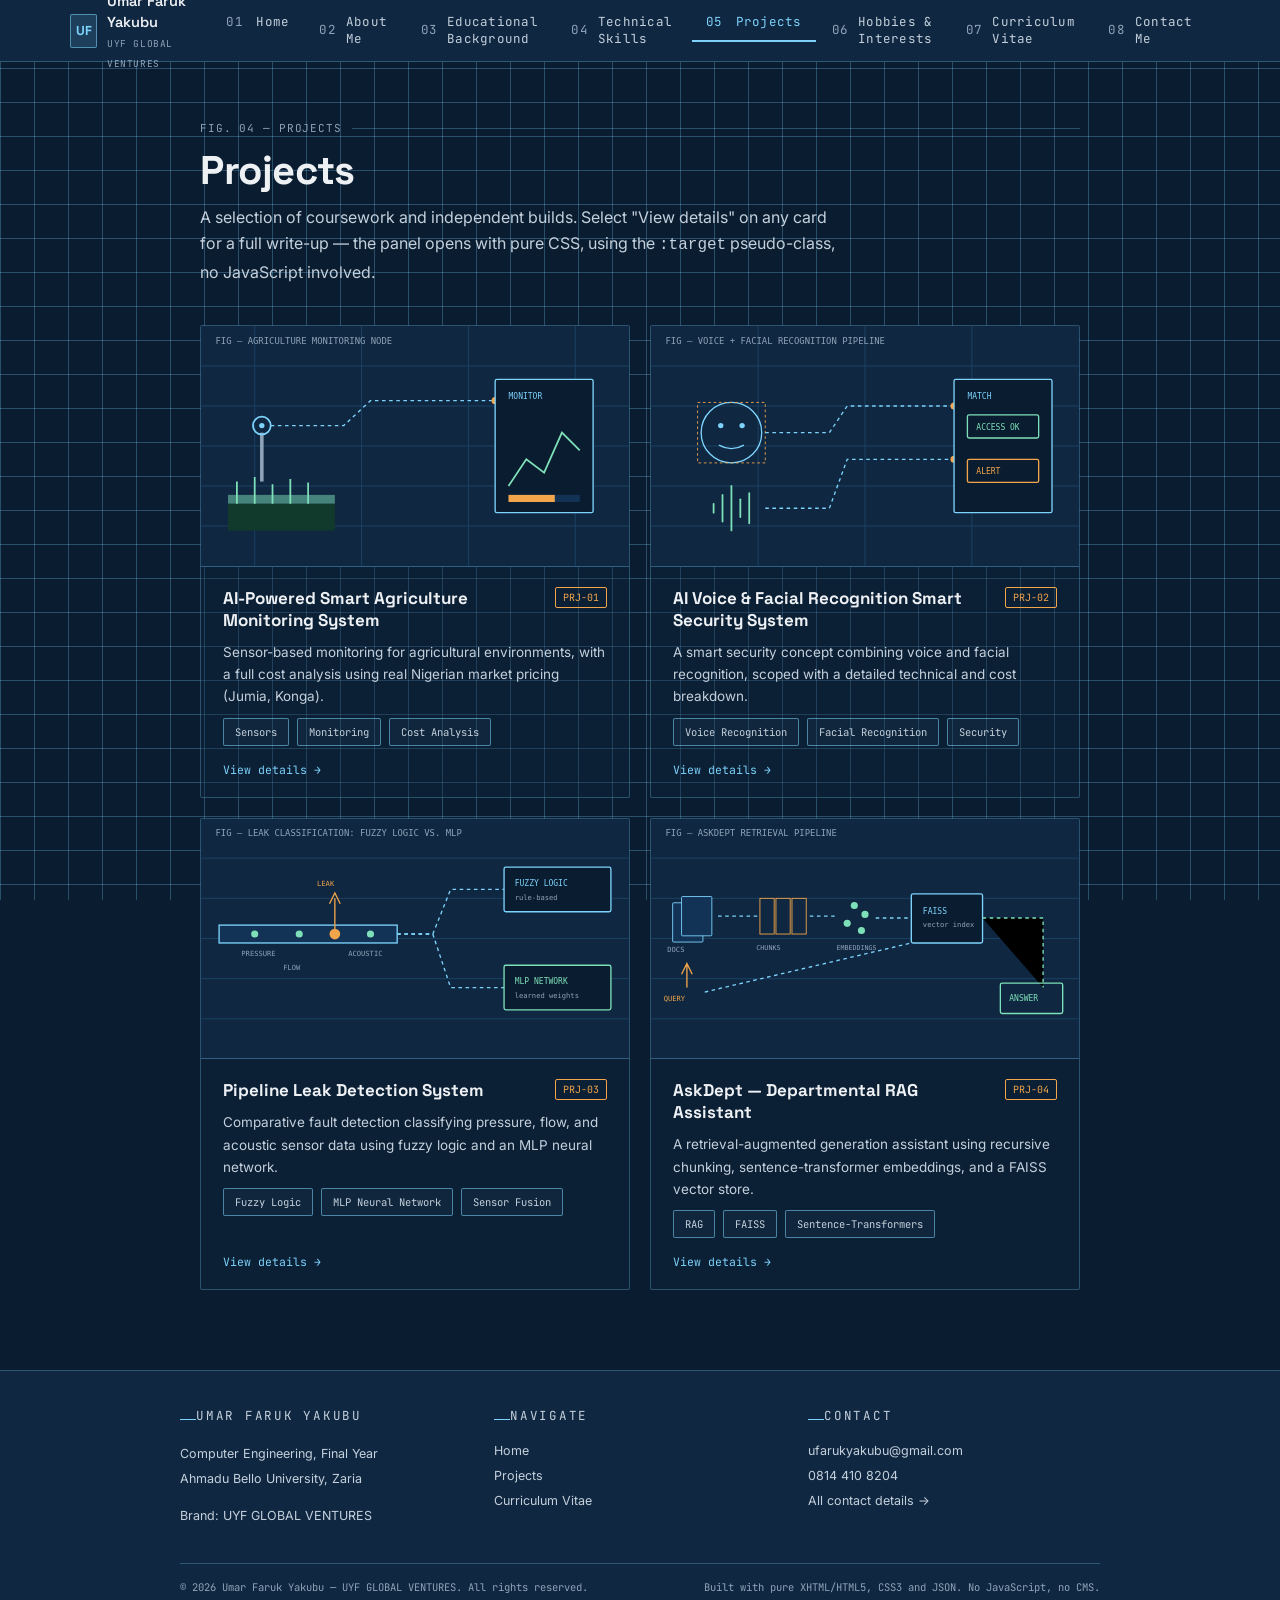
<file: projects.html>
<!DOCTYPE html>
<html lang="en">
<head>
<meta charset="UTF-8" />
<meta name="viewport" content="width=device-width, initial-scale=1.0" />
<title>Projects — Umar Faruk Yakubu</title>
<meta name="description" content="Selected engineering and AI projects by Umar Faruk Yakubu." />
<link rel="preconnect" href="https://fonts.googleapis.com" />
<link rel="preconnect" href="https://fonts.gstatic.com" crossorigin="crossorigin" />
<link href="https://fonts.googleapis.com/css2?family=Space+Grotesk:wght@400;500;600;700&amp;family=Inter:wght@400;500;600&amp;family=JetBrains+Mono:wght@400;500;600&amp;display=swap" rel="stylesheet" />
<link rel="stylesheet" href="assets/css/styles.css" />
<script type="application/ld+json">
{
  "@context": "https://schema.org",
  "@type": "CollectionPage",
  "name": "Projects — Umar Faruk Yakubu",
  "url": "projects.html",
  "mainEntity": {
    "@type": "ItemList",
    "itemListElement": [
      {
        "@type": "CreativeWork",
        "position": 1,
        "name": "AI-Powered Smart Agriculture Monitoring System",
        "dateCreated": "2025",
        "genre": "Embedded Systems / AI",
        "description": "Sensor-based agricultural monitoring system with a Nigerian-market component cost analysis.",
        "image": "assets/images/projects/prj-01-agriculture.svg"
      },
      {
        "@type": "CreativeWork",
        "position": 2,
        "name": "AI Voice and Facial Recognition Smart Security System",
        "dateCreated": "2025",
        "genre": "Artificial Intelligence / Security",
        "description": "Combined voice and facial recognition security concept with a full cost breakdown.",
        "image": "assets/images/projects/prj-02-security.svg"
      },
      {
        "@type": "CreativeWork",
        "position": 3,
        "name": "Pipeline Leak Detection System",
        "dateCreated": "2026",
        "genre": "Applied AI / Diagnostics",
        "description": "Comparative fault detection using fuzzy logic and an MLP neural network on pressure, flow, and acoustic sensor data.",
        "image": "assets/images/projects/prj-03-pipeline.svg"
      },
      {
        "@type": "CreativeWork",
        "position": 4,
        "name": "AskDept — Departmental RAG Assistant",
        "dateCreated": "2026",
        "genre": "Machine Learning / NLP",
        "description": "Retrieval-augmented generation assistant using recursive chunking, sentence-transformer embeddings, and FAISS.",
        "image": "assets/images/projects/prj-04-askdept.svg"
      }
    ]
  }
}
</script>
</head>
<body>

<header class="site-header">
  <div class="nav-wrap">
    <a class="brand" href="index.html">
      <span class="chip">UF</span>
      <span class="btext"><span class="n1">Umar Faruk Yakubu</span><br /><span class="n2">UYF GLOBAL VENTURES</span></span>
    </a>
    <input type="checkbox" id="nav-toggle" />
    <label class="nav-burger" for="nav-toggle" aria-label="Toggle navigation menu"><span></span></label>
    <nav class="site-nav" aria-label="Primary">
      <ul>
        <li><a href="index.html"><span class="pin">01</span>Home</a></li>
        <li><a href="about.html"><span class="pin">02</span>About Me</a></li>
        <li><a href="education.html"><span class="pin">03</span>Educational Background</a></li>
        <li><a href="skills.html"><span class="pin">04</span>Technical Skills</a></li>
        <li data-current="true"><a href="projects.html"><span class="pin">05</span>Projects</a></li>
        <li><a href="hobbies.html"><span class="pin">06</span>Hobbies &amp; Interests</a></li>
        <li><a href="cv.html"><span class="pin">07</span>Curriculum Vitae</a></li>
        <li><a href="contact.html"><span class="pin">08</span>Contact Me</a></li>
      </ul>
    </nav>
  </div>
</header>

<main>
  <div class="frame">
    <p class="fig"><span>FIG. 04 — PROJECTS</span><span class="ln"></span></p>
    <h1 class="pagehead">Projects</h1>
    <p class="lede">A selection of coursework and independent builds. Select "View details" on any card for a full write-up — the panel opens with pure CSS, using the <code>:target</code> pseudo-class, no JavaScript involved.</p>

    <div class="proj-grid">

      <article class="proj" id="prj-01">
        <div class="thumb"><img src="assets/images/projects/prj-01-agriculture.svg" alt="Diagram of the smart agriculture monitoring sensor node and dashboard" width="480" height="270" /></div>
        <div class="proj-body">
          <div class="proj-top"><h3>AI-Powered Smart Agriculture Monitoring System</h3><span class="proj-id">PRJ-01</span></div>
          <p>Sensor-based monitoring for agricultural environments, with a full cost analysis using real Nigerian market pricing (Jumia, Konga).</p>
          <div class="tag-row"><span>Sensors</span><span>Monitoring</span><span>Cost Analysis</span></div>
          <a class="detail-link" href="#modal-prj-01">View details →</a>
        </div>
      </article>

      <article class="proj" id="prj-02">
        <div class="thumb"><img src="assets/images/projects/prj-02-security.svg" alt="Diagram of the voice and facial recognition security pipeline" width="480" height="270" /></div>
        <div class="proj-body">
          <div class="proj-top"><h3>AI Voice &amp; Facial Recognition Smart Security System</h3><span class="proj-id">PRJ-02</span></div>
          <p>A smart security concept combining voice and facial recognition, scoped with a detailed technical and cost breakdown.</p>
          <div class="tag-row"><span>Voice Recognition</span><span>Facial Recognition</span><span>Security</span></div>
          <a class="detail-link" href="#modal-prj-02">View details →</a>
        </div>
      </article>

      <article class="proj" id="prj-03">
        <div class="thumb"><img src="assets/images/projects/prj-03-pipeline.svg" alt="Diagram comparing fuzzy logic and MLP neural network leak classification" width="480" height="270" /></div>
        <div class="proj-body">
          <div class="proj-top"><h3>Pipeline Leak Detection System</h3><span class="proj-id">PRJ-03</span></div>
          <p>Comparative fault detection classifying pressure, flow, and acoustic sensor data using fuzzy logic and an MLP neural network.</p>
          <div class="tag-row"><span>Fuzzy Logic</span><span>MLP Neural Network</span><span>Sensor Fusion</span></div>
          <a class="detail-link" href="#modal-prj-03">View details →</a>
        </div>
      </article>

      <article class="proj" id="prj-04">
        <div class="thumb"><img src="assets/images/projects/prj-04-askdept.svg" alt="Diagram of the AskDept retrieval-augmented generation pipeline" width="480" height="270" /></div>
        <div class="proj-body">
          <div class="proj-top"><h3>AskDept — Departmental RAG Assistant</h3><span class="proj-id">PRJ-04</span></div>
          <p>A retrieval-augmented generation assistant using recursive chunking, sentence-transformer embeddings, and a FAISS vector store.</p>
          <div class="tag-row"><span>RAG</span><span>FAISS</span><span>Sentence-Transformers</span></div>
          <a class="detail-link" href="#modal-prj-04">View details →</a>
        </div>
      </article>

    </div>
  </div>
</main>

<!-- CSS-only modals: shown only when their #id matches the URL fragment (:target) -->
<div class="modal-overlay" id="modal-prj-01">
  <div class="modal-box">
    <a class="modal-close" href="#" aria-label="Close">✕</a>
    <span class="modal-id">PRJ-01</span>
    <h3>AI-Powered Smart Agriculture Monitoring System</h3>
    <p>Designed a sensor-based monitoring architecture for agricultural environments — soil, moisture, and environmental sensing feeding into a live dashboard. Includes a full technical breakdown and a component-level cost analysis sourced against real Nigerian market pricing on Jumia and Konga, so the build stays practical and locally sourceable.</p>
    <div class="tag-row"><span>Category: Embedded Systems / AI</span><span>Year: 2025</span></div>
  </div>
</div>

<div class="modal-overlay" id="modal-prj-02">
  <div class="modal-box">
    <a class="modal-close" href="#" aria-label="Close">✕</a>
    <span class="modal-id">PRJ-02</span>
    <h3>AI Voice and Facial Recognition Smart Security System</h3>
    <p>A smart security concept that combines voice recognition and facial recognition into a single access-control pipeline. Scoped with a detailed technical and cost breakdown sourced against the Nigerian retail market, evaluating feasibility for real-world deployment.</p>
    <div class="tag-row"><span>Category: AI / Security</span><span>Year: 2025</span></div>
  </div>
</div>

<div class="modal-overlay" id="modal-prj-03">
  <div class="modal-box">
    <a class="modal-close" href="#" aria-label="Close">✕</a>
    <span class="modal-id">PRJ-03</span>
    <h3>Pipeline Leak Detection System</h3>
    <p>A comparative fault-detection study for pipeline leaks. Pressure, flow, and acoustic sensor data are classified using two different approaches — a fuzzy logic rule-based system and a multilayer perceptron (MLP) neural network — to evaluate which handles the classification task more reliably.</p>
    <div class="tag-row"><span>Category: Applied AI / Diagnostics</span><span>Year: 2026</span></div>
  </div>
</div>

<div class="modal-overlay" id="modal-prj-04">
  <div class="modal-box">
    <a class="modal-close" href="#" aria-label="Close">✕</a>
    <span class="modal-id">PRJ-04</span>
    <h3>AskDept — Departmental RAG Assistant</h3>
    <p>A retrieval-augmented generation assistant built to answer departmental questions. The pipeline covers document loading, chunking via recursive character text splitting, embedding generation with sentence-transformers, and vector storage/retrieval through FAISS.</p>
    <div class="tag-row"><span>Category: Machine Learning / NLP</span><span>Year: 2026</span></div>
  </div>
</div>

<footer class="site">
  <div class="foot-wrap">
    <div class="foot-col">
      <p class="eyebrow">Umar Faruk Yakubu</p>
      <p>Computer Engineering, Final Year<br />Ahmadu Bello University, Zaria</p>
      <p>Brand: UYF GLOBAL VENTURES</p>
    </div>
    <div class="foot-col">
      <p class="eyebrow">Navigate</p>
      <a href="index.html">Home</a>
      <a href="projects.html">Projects</a>
      <a href="cv.html">Curriculum Vitae</a>
    </div>
    <div class="foot-col">
      <p class="eyebrow">Contact</p>
      <address>
        <a href="mailto:ufarukyakubu@gmail.com">ufarukyakubu@gmail.com</a>
        <a href="tel:+2348144108204">0814 410 8204</a>
      </address>
      <a href="contact.html">All contact details →</a>
    </div>
  </div>
  <div class="foot-bottom">
    <span>&copy; 2026 Umar Faruk Yakubu — UYF GLOBAL VENTURES. All rights reserved.</span>
    <span>Built with pure XHTML/HTML5, CSS3 and JSON. No JavaScript, no CMS.</span>
  </div>
</footer>

</body>
</html>
</file>
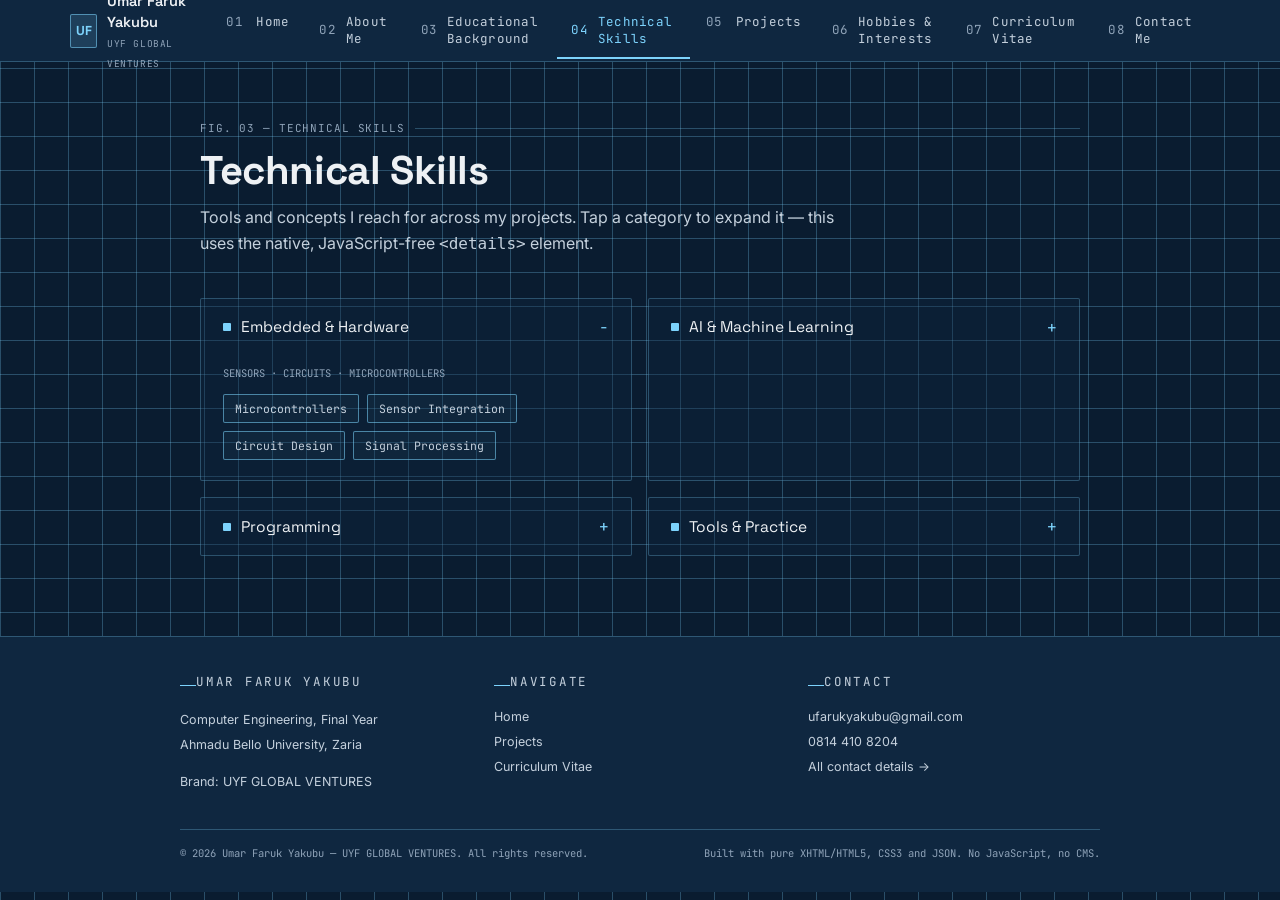
<file: skills.html>
<!DOCTYPE html>
<html lang="en">
<head>
<meta charset="UTF-8" />
<meta name="viewport" content="width=device-width, initial-scale=1.0" />
<title>Technical Skills — Umar Faruk Yakubu</title>
<meta name="description" content="Technical skills of Umar Faruk Yakubu across embedded systems, AI/ML, programming, and engineering tools." />
<link rel="preconnect" href="https://fonts.googleapis.com" />
<link rel="preconnect" href="https://fonts.gstatic.com" crossorigin="crossorigin" />
<link href="https://fonts.googleapis.com/css2?family=Space+Grotesk:wght@400;500;600;700&amp;family=Inter:wght@400;500;600&amp;family=JetBrains+Mono:wght@400;500;600&amp;display=swap" rel="stylesheet" />
<link rel="stylesheet" href="assets/css/styles.css" />
<script type="application/ld+json">
{
  "@context": "https://schema.org",
  "@type": "ProfilePage",
  "name": "Technical Skills — Umar Faruk Yakubu",
  "url": "skills.html",
  "mainEntity": {
    "@type": "Person",
    "name": "Umar Faruk Yakubu",
    "knowsAbout": [
      "Microcontrollers",
      "Sensor Integration",
      "Circuit Design",
      "Signal Processing",
      "Neural Networks",
      "Fuzzy Logic",
      "Retrieval-Augmented Generation",
      "FAISS",
      "Sentence-Transformers",
      "Python",
      "C++",
      "JavaScript",
      "Git"
    ]
  }
}
</script>
</head>
<body>

<header class="site-header">
  <div class="nav-wrap">
    <a class="brand" href="index.html">
      <span class="chip">UF</span>
      <span class="btext"><span class="n1">Umar Faruk Yakubu</span><br /><span class="n2">UYF GLOBAL VENTURES</span></span>
    </a>
    <input type="checkbox" id="nav-toggle" />
    <label class="nav-burger" for="nav-toggle" aria-label="Toggle navigation menu"><span></span></label>
    <nav class="site-nav" aria-label="Primary">
      <ul>
        <li><a href="index.html"><span class="pin">01</span>Home</a></li>
        <li><a href="about.html"><span class="pin">02</span>About Me</a></li>
        <li><a href="education.html"><span class="pin">03</span>Educational Background</a></li>
        <li data-current="true"><a href="skills.html"><span class="pin">04</span>Technical Skills</a></li>
        <li><a href="projects.html"><span class="pin">05</span>Projects</a></li>
        <li><a href="hobbies.html"><span class="pin">06</span>Hobbies &amp; Interests</a></li>
        <li><a href="cv.html"><span class="pin">07</span>Curriculum Vitae</a></li>
        <li><a href="contact.html"><span class="pin">08</span>Contact Me</a></li>
      </ul>
    </nav>
  </div>
</header>

<main>
  <div class="frame">
    <p class="fig"><span>FIG. 03 — TECHNICAL SKILLS</span><span class="ln"></span></p>
    <h1 class="pagehead">Technical Skills</h1>
    <p class="lede">Tools and concepts I reach for across my projects. Tap a category to expand it — this uses the native, JavaScript-free <code>&lt;details&gt;</code> element.</p>

    <div class="skill-groups">
      <details class="skill-card" open="open">
        <summary>Embedded &amp; Hardware</summary>
        <div class="skill-body">
          <p class="sub">SENSORS · CIRCUITS · MICROCONTROLLERS</p>
          <div class="tag-row">
            <span>Microcontrollers</span><span>Sensor Integration</span><span>Circuit Design</span><span>Signal Processing</span>
          </div>
        </div>
      </details>

      <details class="skill-card">
        <summary>AI &amp; Machine Learning</summary>
        <div class="skill-body">
          <p class="sub">CLASSIFICATION · RETRIEVAL · MODELING</p>
          <div class="tag-row">
            <span>Neural Networks (MLP)</span><span>Fuzzy Logic</span><span>RAG Pipelines</span><span>FAISS</span><span>Sentence-Transformers</span>
          </div>
        </div>
      </details>

      <details class="skill-card">
        <summary>Programming</summary>
        <div class="skill-body">
          <p class="sub">LANGUAGES · SCRIPTING</p>
          <div class="tag-row">
            <span>Python</span><span>C / C++</span><span>JavaScript</span>
          </div>
        </div>
      </details>

      <details class="skill-card">
        <summary>Tools &amp; Practice</summary>
        <div class="skill-body">
          <p class="sub">WORKFLOW · DOCUMENTATION</p>
          <div class="tag-row">
            <span>Git</span><span>Technical Diagramming (SVG)</span><span>Cost &amp; Feasibility Analysis</span><span>Documentation</span>
          </div>
        </div>
      </details>
    </div>
  </div>
</main>

<footer class="site">
  <div class="foot-wrap">
    <div class="foot-col">
      <p class="eyebrow">Umar Faruk Yakubu</p>
      <p>Computer Engineering, Final Year<br />Ahmadu Bello University, Zaria</p>
      <p>Brand: UYF GLOBAL VENTURES</p>
    </div>
    <div class="foot-col">
      <p class="eyebrow">Navigate</p>
      <a href="index.html">Home</a>
      <a href="projects.html">Projects</a>
      <a href="cv.html">Curriculum Vitae</a>
    </div>
    <div class="foot-col">
      <p class="eyebrow">Contact</p>
      <address>
        <a href="mailto:ufarukyakubu@gmail.com">ufarukyakubu@gmail.com</a>
        <a href="tel:+2348144108204">0814 410 8204</a>
      </address>
      <a href="contact.html">All contact details →</a>
    </div>
  </div>
  <div class="foot-bottom">
    <span>&copy; 2026 Umar Faruk Yakubu — UYF GLOBAL VENTURES. All rights reserved.</span>
    <span>Built with pure XHTML/HTML5, CSS3 and JSON. No JavaScript, no CMS.</span>
  </div>
</footer>

</body>
</html>
</file>
<file: assets/css/styles.css>
/* =========================================================
   UYF GLOBAL VENTURES — El Farouq Portfolio
   Pure CSS. No frameworks. No JavaScript.
   Mobile-first, then scaled up with min-width media queries.
   ========================================================= */

:root{
  --blue-deep:#0a1c30;
  --blue-panel:#0f2740;
  --blue-panel-2:#123256;
  --blue-line: rgba(125,211,252,0.28);
  --blue-line-strong: rgba(125,211,252,0.55);
  --cyan:#7dd3fc;
  --cyan-soft: rgba(125,211,252,0.14);
  --amber:#f2a54a;
  --paper:#eef1f4;
  --paper-dim:#c4d0dc;
  --ink-soft:#8fa3b8;
  --ok-green:#7ee0b8;
  --radius:2px;
  --display: 'Space Grotesk', Georgia, serif;
  --body: 'Inter', Arial, sans-serif;
  --mono: 'JetBrains Mono', 'Courier New', monospace;
  --nav-h: 62px;
}

*, *::before, *::after{ box-sizing:border-box; }
html{ scroll-behavior:smooth; }
body{
  margin:0;
  background:var(--blue-deep);
  color:var(--paper);
  font-family:var(--body);
  -webkit-font-smoothing:antialiased;
  background-image:
    linear-gradient(var(--blue-line) 1px, transparent 1px),
    linear-gradient(90deg, var(--blue-line) 1px, transparent 1px);
  background-size:34px 34px;
  background-attachment:fixed;
  padding-top:var(--nav-h);
}

@media (prefers-reduced-motion: reduce){
  html{ scroll-behavior:auto; }
  *{ animation-duration:0.001ms !important; transition-duration:0.001ms !important; }
}

a{ color:inherit; text-decoration:none; }
img{ max-width:100%; display:block; }
:focus-visible{ outline:2px solid var(--cyan); outline-offset:3px; }

.eyebrow{
  font-family:var(--mono);
  font-size:11px;
  letter-spacing:.14em;
  text-transform:uppercase;
  color:var(--cyan);
  display:flex; align-items:center; gap:8px;
  margin:0 0 10px;
}
.eyebrow::before{ content:''; width:16px; height:1px; background:var(--cyan); display:inline-block; }

/* =========================================================
   HEADER + NAVIGATION (pure CSS checkbox-hack mobile menu)
   ========================================================= */
.site-header{
  position:fixed; top:0; left:0; right:0; z-index:100;
  height:var(--nav-h);
  background:var(--blue-panel);
  border-bottom:1px solid var(--blue-line);
  display:flex; align-items:center;
}
.nav-wrap{
  width:100%; max-width:1180px; margin:0 auto;
  display:flex; align-items:center; justify-content:space-between;
  padding:0 20px;
}
.brand{ display:flex; align-items:center; gap:10px; }
.brand .chip{
  width:34px; height:34px; border:1px solid var(--blue-line-strong);
  border-radius:var(--radius); display:flex; align-items:center; justify-content:center;
  font-family:var(--display); font-weight:700; color:var(--cyan); font-size:13px;
  background:var(--cyan-soft);
}
.brand .btext{ line-height:1.25; }
.brand .btext .n1{ font-family:var(--display); font-weight:600; font-size:14.5px; }
.brand .btext .n2{ font-family:var(--mono); font-size:9.5px; color:var(--ink-soft); letter-spacing:.06em; }

/* checkbox hack: no JavaScript, pure CSS state toggle */
#nav-toggle{ position:absolute; opacity:0; pointer-events:none; }
.nav-burger{
  display:flex; align-items:center; justify-content:center;
  width:38px; height:38px; border:1px solid var(--blue-line-strong);
  border-radius:var(--radius); background:var(--cyan-soft); cursor:pointer;
}
.nav-burger span, .nav-burger span::before, .nav-burger span::after{
  content:''; display:block; position:relative; width:18px; height:2px; background:var(--cyan);
}
.nav-burger span::before{ position:absolute; top:-6px; width:18px; height:2px; background:var(--cyan); }
.nav-burger span::after{ position:absolute; top:6px; width:18px; height:2px; background:var(--cyan); }

.site-nav{
  position:fixed; top:var(--nav-h); left:0; right:0; bottom:0;
  background:var(--blue-deep);
  border-top:1px solid var(--blue-line);
  padding:10px 0;
  max-height:0; overflow:hidden;
  transition:max-height .3s ease;
}
#nav-toggle:checked ~ .site-nav{ max-height:600px; overflow-y:auto; }

.site-nav ul{ list-style:none; margin:0; padding:0; max-width:1180px; margin:0 auto; }
.site-nav a{
  display:flex; align-items:center; gap:10px;
  padding:14px 24px; font-size:14.5px; color:var(--paper-dim);
  border-left:2px solid transparent; font-family:var(--mono); font-size:12.5px;
  letter-spacing:.02em;
}
.site-nav a:hover, .site-nav a:focus-visible{ background:rgba(125,211,252,.06); color:var(--paper); }
.site-nav li[data-current="true"] a{
  color:var(--cyan); border-left-color:var(--cyan); background:var(--cyan-soft);
}
.site-nav .pin{ color:var(--ink-soft); width:20px; display:inline-block; }
.site-nav li[data-current="true"] .pin{ color:var(--cyan); }

@media (min-width:860px){
  .nav-burger{ display:none; }
  .site-nav{
    position:static; max-height:none; overflow:visible; border-top:none; padding:0;
    background:transparent; flex:1;
  }
  .site-nav ul{ display:flex; justify-content:flex-end; gap:2px; }
  .site-nav a{ padding:10px 14px; border-left:none; border-bottom:2px solid transparent; }
  .site-nav li[data-current="true"] a{ border-left:none; border-bottom-color:var(--cyan); background:transparent; }
  .nav-wrap{ align-items:center; }
}

/* =========================================================
   PAGE FRAME
   ========================================================= */
.frame{ max-width:920px; margin:0 auto; padding:48px 20px 80px; }
.fig{
  font-family:var(--mono); font-size:11px; color:var(--ink-soft); letter-spacing:.08em;
  display:flex; align-items:center; gap:10px; margin-bottom:10px;
}
.fig .ln{ height:1px; flex:1; background:var(--blue-line); }
h1.pagehead{
  font-family:var(--display); font-weight:700; font-size:clamp(28px,6vw,40px);
  margin:0 0 8px; letter-spacing:-.01em;
}
.lede{ color:var(--paper-dim); font-size:16px; line-height:1.65; max-width:640px; margin:0 0 40px; }

.card{
  border:1px solid var(--blue-line); background:rgba(15,39,64,0.45);
  border-radius:var(--radius); padding:24px 26px; position:relative;
}
.card::before{ content:''; position:absolute; top:-1px; left:-1px; width:10px; height:10px; border-top:1px solid var(--cyan); border-left:1px solid var(--cyan); }
.card::after{ content:''; position:absolute; bottom:-1px; right:-1px; width:10px; height:10px; border-bottom:1px solid var(--cyan); border-right:1px solid var(--cyan); }

/* =========================================================
   HERO (Home)
   ========================================================= */
.hero{ position:relative; padding:56px 20px 48px; border-bottom:1px solid var(--blue-line); overflow:hidden; }
.hero-trace{ position:absolute; inset:0; width:100%; height:100%; opacity:.5; pointer-events:none; }
.hero-trace path{ fill:none; stroke:var(--cyan); stroke-width:1; }
.hero-trace circle{ fill:var(--cyan); }

.datasheet{ position:relative; max-width:760px; margin:0 auto; z-index:2; }
.datasheet .part-no{ font-family:var(--mono); font-size:11px; color:var(--amber); letter-spacing:.08em; margin-bottom:16px; }
.datasheet h1{ font-family:var(--display); font-weight:700; font-size:clamp(36px,9vw,68px); line-height:1.0; margin:0 0 14px; letter-spacing:-.02em; }
.datasheet h1 span{ color:var(--cyan); }
.datasheet .role-line{ font-family:var(--mono); font-size:13px; color:var(--paper-dim); margin-bottom:22px; }
.datasheet .desc{ font-size:16.5px; line-height:1.7; color:var(--paper-dim); max-width:560px; margin-bottom:30px; }

.cta-row{ display:flex; gap:14px; flex-wrap:wrap; margin-bottom:38px; }
.btn{
  font-family:var(--mono); font-size:12.5px; letter-spacing:.05em; padding:13px 22px;
  border-radius:var(--radius); cursor:pointer; display:inline-flex; align-items:center; gap:8px;
}
.btn-primary{ background:var(--cyan); color:var(--blue-deep); border:1px solid var(--cyan); font-weight:600; }
.btn-primary:hover{ box-shadow:0 6px 20px rgba(125,211,252,.25); }
.btn-ghost{ background:transparent; color:var(--paper); border:1px solid var(--blue-line-strong); }
.btn-ghost:hover{ border-color:var(--cyan); color:var(--cyan); }

.params{
  display:grid; grid-template-columns:repeat(3,1fr); border:1px solid var(--blue-line);
  border-radius:var(--radius); overflow:hidden;
}
.params div{ padding:14px 12px; border-right:1px solid var(--blue-line); }
.params div:last-child{ border-right:none; }
.params .k{ font-family:var(--mono); font-size:9.5px; color:var(--ink-soft); letter-spacing:.06em; margin-bottom:5px; }
.params .v{ font-family:var(--display); font-weight:600; font-size:13.5px; color:var(--cyan); }

.home-sections{ padding:48px 20px 10px; max-width:960px; margin:0 auto; }
.row-2{ display:grid; grid-template-columns:1fr; gap:18px; }
.mini-card{ border:1px solid var(--blue-line); border-radius:var(--radius); padding:20px 22px; background:rgba(15,39,64,.3); }
.mini-card h3{ font-family:var(--display); font-size:16px; margin:0 0 8px; }
.mini-card p{ font-size:14px; color:var(--paper-dim); line-height:1.6; margin:0 0 12px; }
.mini-card .go{ font-family:var(--mono); font-size:11.5px; color:var(--cyan); }

@media (min-width:640px){
  .row-2{ grid-template-columns:1fr 1fr; }
  .params div{ padding:16px 18px; }
}

/* =========================================================
   ABOUT
   ========================================================= */
.about-grid{ display:grid; grid-template-columns:1fr; gap:28px; align-items:start; }
.about-grid p{ font-size:15.5px; line-height:1.8; color:var(--paper-dim); margin:0 0 18px; }
.about-grid strong{ color:var(--paper); }
.trait-list{ list-style:none; margin:0; padding:0; display:flex; flex-direction:column; gap:12px; }
.trait-list li{ display:flex; gap:12px; align-items:flex-start; font-size:13.5px; color:var(--paper-dim); }
.trait-list .tag{ font-family:var(--mono); font-size:10px; color:var(--cyan); border:1px solid var(--blue-line-strong); border-radius:var(--radius); padding:3px 7px; flex-shrink:0; margin-top:1px; }
@media (min-width:860px){ .about-grid{ grid-template-columns:1.3fr 1fr; gap:36px; } }

/* =========================================================
   TIMELINE (Education)
   ========================================================= */
.timeline{ position:relative; padding-left:26px; }
.timeline::before{ content:''; position:absolute; left:5px; top:6px; bottom:6px; width:1px; background:var(--blue-line); }
.tl-item{ position:relative; padding-bottom:32px; }
.tl-item:last-child{ padding-bottom:0; }
.tl-item::before{ content:''; position:absolute; left:-26px; top:4px; width:11px; height:11px; border-radius:50%; background:var(--blue-deep); border:2px solid var(--cyan); }
.tl-item .when{ font-family:var(--mono); font-size:11px; color:var(--amber); margin-bottom:6px; letter-spacing:.05em; }
.tl-item h3{ font-family:var(--display); font-size:18px; margin:0 0 4px; }
.tl-item .org{ font-size:13.5px; color:var(--cyan); margin-bottom:10px; }
.tl-item p{ font-size:14.5px; color:var(--paper-dim); line-height:1.7; margin:0; }
.placeholder-note{ margin-top:8px; font-family:var(--mono); font-size:11px; color:var(--ink-soft); border-left:2px solid var(--amber); padding-left:10px; }

/* =========================================================
   SKILLS + ACCORDION (native <details>, no JS)
   ========================================================= */
.skill-groups{ display:grid; grid-template-columns:1fr; gap:16px; }
@media (min-width:700px){ .skill-groups{ grid-template-columns:1fr 1fr; } }

details.skill-card{ border:1px solid var(--blue-line); border-radius:var(--radius); background:rgba(15,39,64,.35); padding:0; overflow:hidden; }
details.skill-card summary{
  list-style:none; cursor:pointer; padding:18px 22px; display:flex; align-items:center; justify-content:space-between;
  font-family:var(--display); font-size:15.5px;
}
details.skill-card summary::-webkit-details-marker{ display:none; }
details.skill-card summary::before{ content:''; width:8px; height:8px; background:var(--cyan); border-radius:1px; margin-right:10px; flex-shrink:0; }
details.skill-card summary::after{ content:'+'; font-family:var(--mono); color:var(--cyan); font-size:16px; margin-left:auto; }
details.skill-card[open] summary::after{ content:'\2212'; }
details.skill-card summary:hover{ background:rgba(125,211,252,.05); }
.skill-body{ padding:0 22px 20px; }
.skill-body .sub{ font-family:var(--mono); font-size:10.5px; color:var(--ink-soft); margin-bottom:14px; }
.tag-row{ display:flex; flex-wrap:wrap; gap:8px; }
.tag-row span{
  font-family:var(--mono); font-size:11.5px; padding:6px 11px; border:1px solid var(--blue-line-strong);
  border-radius:var(--radius); color:var(--paper-dim); background:rgba(125,211,252,.04);
}

/* =========================================================
   PROJECTS + CSS-ONLY :target MODAL
   ========================================================= */
.proj-grid{ display:grid; grid-template-columns:1fr; gap:20px; }
@media (min-width:700px){ .proj-grid{ grid-template-columns:1fr 1fr; } }

.proj{
  border:1px solid var(--blue-line); border-radius:var(--radius); overflow:hidden;
  background:rgba(15,39,64,.35); display:flex; flex-direction:column;
}
.proj .thumb{ aspect-ratio:16/9; border-bottom:1px solid var(--blue-line); background:var(--blue-panel-2); overflow:hidden; }
.proj .thumb img{ width:100%; height:100%; object-fit:cover; }
.proj-body{ padding:20px 22px; display:flex; flex-direction:column; gap:10px; flex:1; }
.proj-top{ display:flex; justify-content:space-between; align-items:flex-start; gap:12px; }
.proj-top h3{ font-family:var(--display); font-size:17px; margin:0; }
.proj-id{ font-family:var(--mono); font-size:10px; color:var(--amber); border:1px solid var(--amber); border-radius:var(--radius); padding:3px 7px; flex-shrink:0; white-space:nowrap; }
.proj-body p{ font-size:13.5px; color:var(--paper-dim); line-height:1.65; margin:0; }
.proj-body .tag-row span{ font-size:10.5px; }
.detail-link{ margin-top:auto; font-family:var(--mono); font-size:11.5px; color:var(--cyan); align-self:flex-start; padding-top:6px; }
.detail-link:hover{ text-decoration:underline; }

/* the CSS-only modal, driven purely by the :target pseudo-class */
.modal-overlay{
  position:fixed; inset:0; background:rgba(6,14,24,.82); z-index:200;
  display:flex; align-items:center; justify-content:center; padding:20px;
  opacity:0; visibility:hidden; transition:opacity .2s ease;
}
.modal-overlay:target{ opacity:1; visibility:visible; }
.modal-box{
  max-width:520px; width:100%; background:var(--blue-panel); border:1px solid var(--blue-line-strong);
  border-radius:var(--radius); padding:28px 26px; position:relative;
}
.modal-box .modal-id{ font-family:var(--mono); font-size:10px; color:var(--amber); border:1px solid var(--amber); border-radius:var(--radius); padding:3px 7px; display:inline-block; margin-bottom:14px; }
.modal-box h3{ font-family:var(--display); font-size:20px; margin:0 0 10px; }
.modal-box p{ font-size:14px; color:var(--paper-dim); line-height:1.7; margin:0 0 18px; }
.modal-close{
  position:absolute; top:14px; right:14px; width:30px; height:30px; border:1px solid var(--blue-line-strong);
  border-radius:var(--radius); display:flex; align-items:center; justify-content:center; color:var(--cyan);
  font-family:var(--mono); font-size:14px;
}
.modal-close:hover{ border-color:var(--cyan); background:var(--cyan-soft); }

/* =========================================================
   HOBBIES
   ========================================================= */
.hobby-grid{ display:grid; grid-template-columns:1fr; gap:18px; }
@media (min-width:700px){ .hobby-grid{ grid-template-columns:1fr 1fr; } }
.hobby-card{ border:1px solid var(--blue-line); border-radius:var(--radius); padding:22px; }
.hobby-card .num{ font-family:var(--mono); font-size:11px; color:var(--ink-soft); margin-bottom:10px; }
.hobby-card h3{ font-family:var(--display); font-size:16.5px; margin:0 0 8px; }
.hobby-card p{ font-size:14px; color:var(--paper-dim); line-height:1.7; margin:0; }

/* =========================================================
   CV
   ========================================================= */
.cv-sheet{ border:1px solid var(--blue-line); border-radius:var(--radius); background:rgba(15,39,64,.4); }
.cv-head{ padding:24px 22px; border-bottom:1px solid var(--blue-line); display:flex; justify-content:space-between; align-items:flex-start; flex-wrap:wrap; gap:14px; }
.cv-head h2{ font-family:var(--display); font-size:22px; margin:0 0 6px; }
.cv-head .role-line{ font-family:var(--mono); font-size:11.5px; color:var(--cyan); }
.cv-body{ padding:24px 22px; }
.cv-section{ margin-bottom:26px; }
.cv-section:last-child{ margin-bottom:0; }
.cv-section .fig{ margin-bottom:16px; }
.cv-entry{ margin-bottom:16px; }
.cv-entry:last-child{ margin-bottom:0; }
.cv-entry .top{ display:flex; justify-content:space-between; gap:10px; flex-wrap:wrap; }
.cv-entry h4{ font-family:var(--display); font-size:14px; margin:0; }
.cv-entry .when{ font-family:var(--mono); font-size:10.5px; color:var(--amber); }
.cv-entry p{ font-size:13.5px; color:var(--paper-dim); margin:6px 0 0; line-height:1.65; }

/* =========================================================
   CONTACT
   ========================================================= */
.contact-grid{ display:grid; grid-template-columns:1fr; gap:22px; }
@media (min-width:780px){ .contact-grid{ grid-template-columns:1fr 1fr; } }
.ch-list{ list-style:none; margin:0; padding:0; display:flex; flex-direction:column; gap:14px; }
.ch-list a, .ch-list .row{
  display:flex; align-items:center; gap:14px; padding:14px 16px; border:1px solid var(--blue-line);
  border-radius:var(--radius);
}
.ch-list a:hover{ border-color:var(--cyan); background:var(--cyan-soft); }
.ch-list .ic{ width:34px; height:34px; border:1px solid var(--blue-line-strong); border-radius:var(--radius); display:flex; align-items:center; justify-content:center; flex-shrink:0; color:var(--cyan); }
.ch-list .k{ font-family:var(--mono); font-size:10px; color:var(--ink-soft); letter-spacing:.06em; margin-bottom:2px; display:block; }
.ch-list .v{ font-size:14px; display:block; }

address{ font-style:normal; }

/* =========================================================
   FOOTER
   ========================================================= */
footer.site{ border-top:1px solid var(--blue-line); background:var(--blue-panel); padding:32px 20px; }
.foot-wrap{ max-width:920px; margin:0 auto; display:grid; grid-template-columns:1fr; gap:22px; }
@media (min-width:700px){ .foot-wrap{ grid-template-columns:1fr 1fr 1fr; } }
.foot-col p, .foot-col a{ font-size:12.5px; color:var(--paper-dim); line-height:2; display:block; }
.foot-col a:hover{ color:var(--cyan); }
.foot-bottom{
  max-width:920px; margin:22px auto 0; padding-top:16px; border-top:1px solid var(--blue-line);
  font-family:var(--mono); font-size:10.5px; color:var(--ink-soft);
  display:flex; flex-direction:column; gap:6px;
}
@media (min-width:700px){ .foot-bottom{ flex-direction:row; justify-content:space-between; } }
</file>
